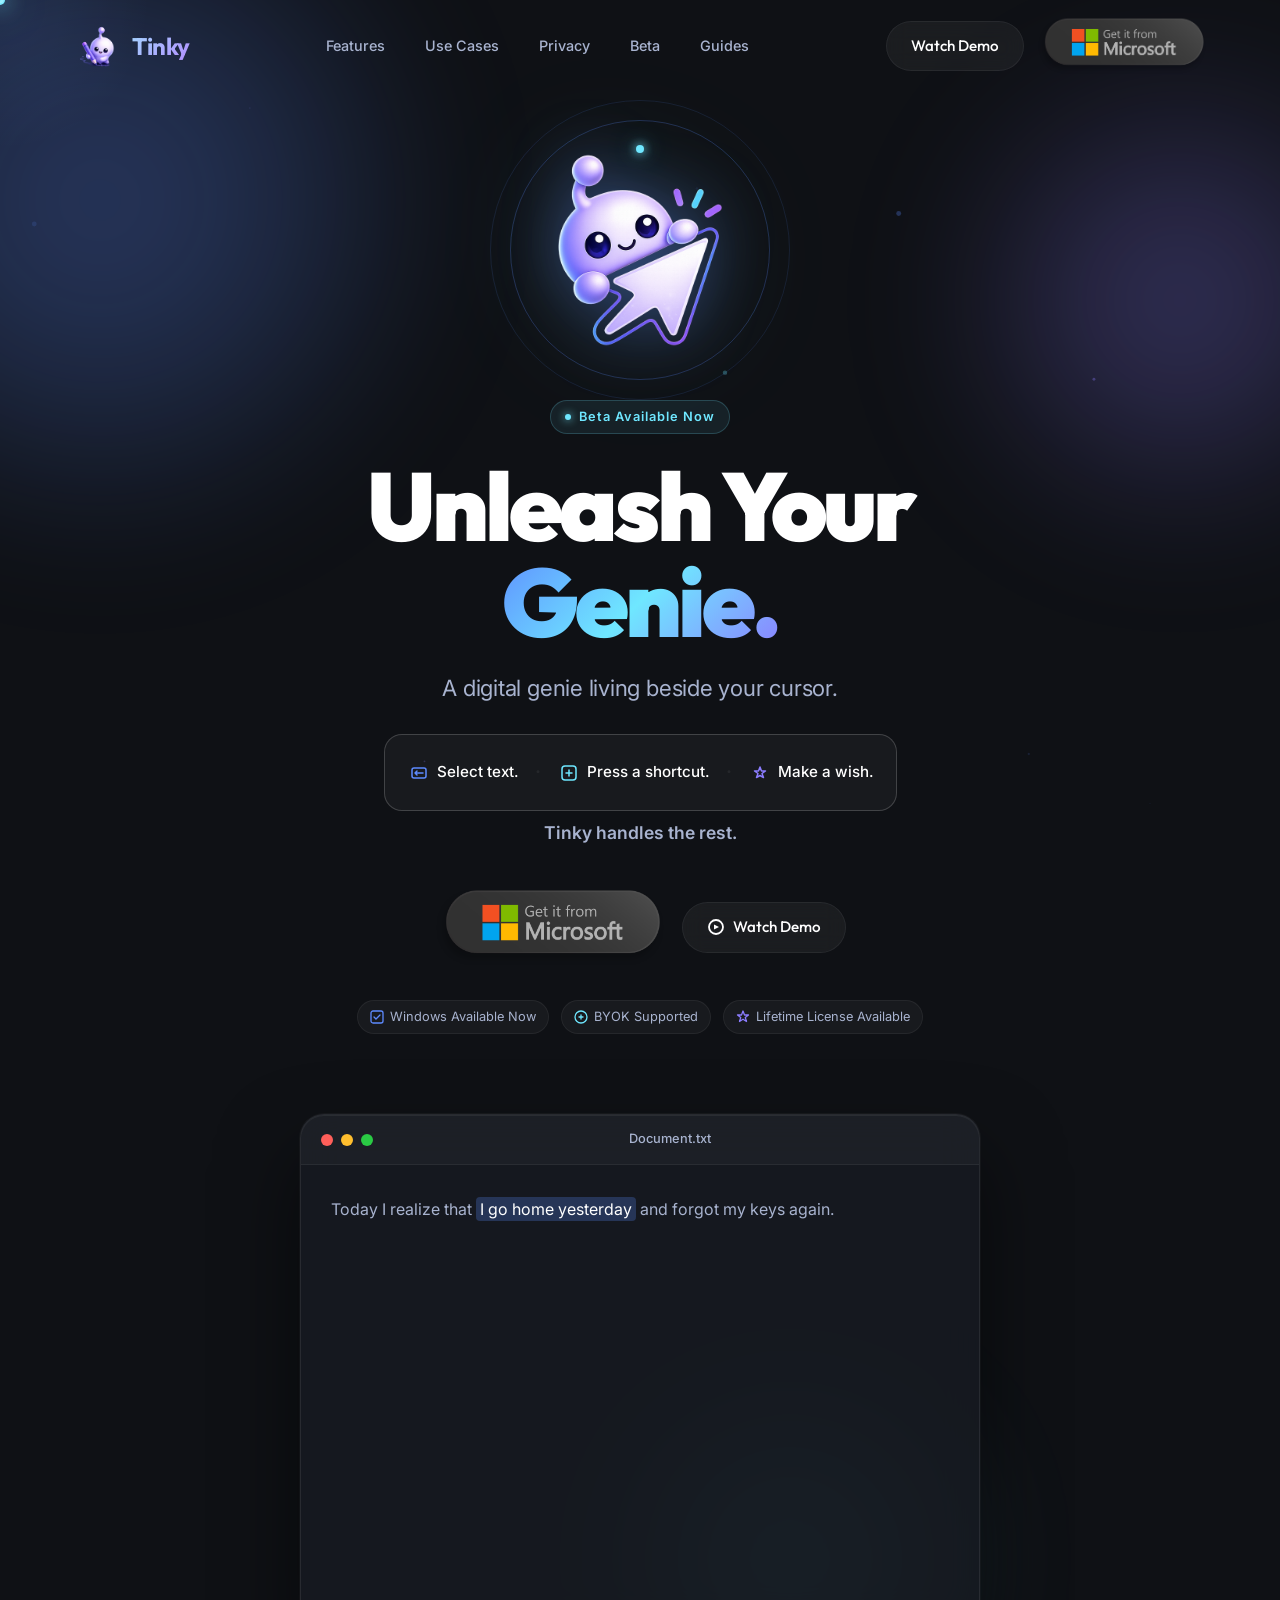
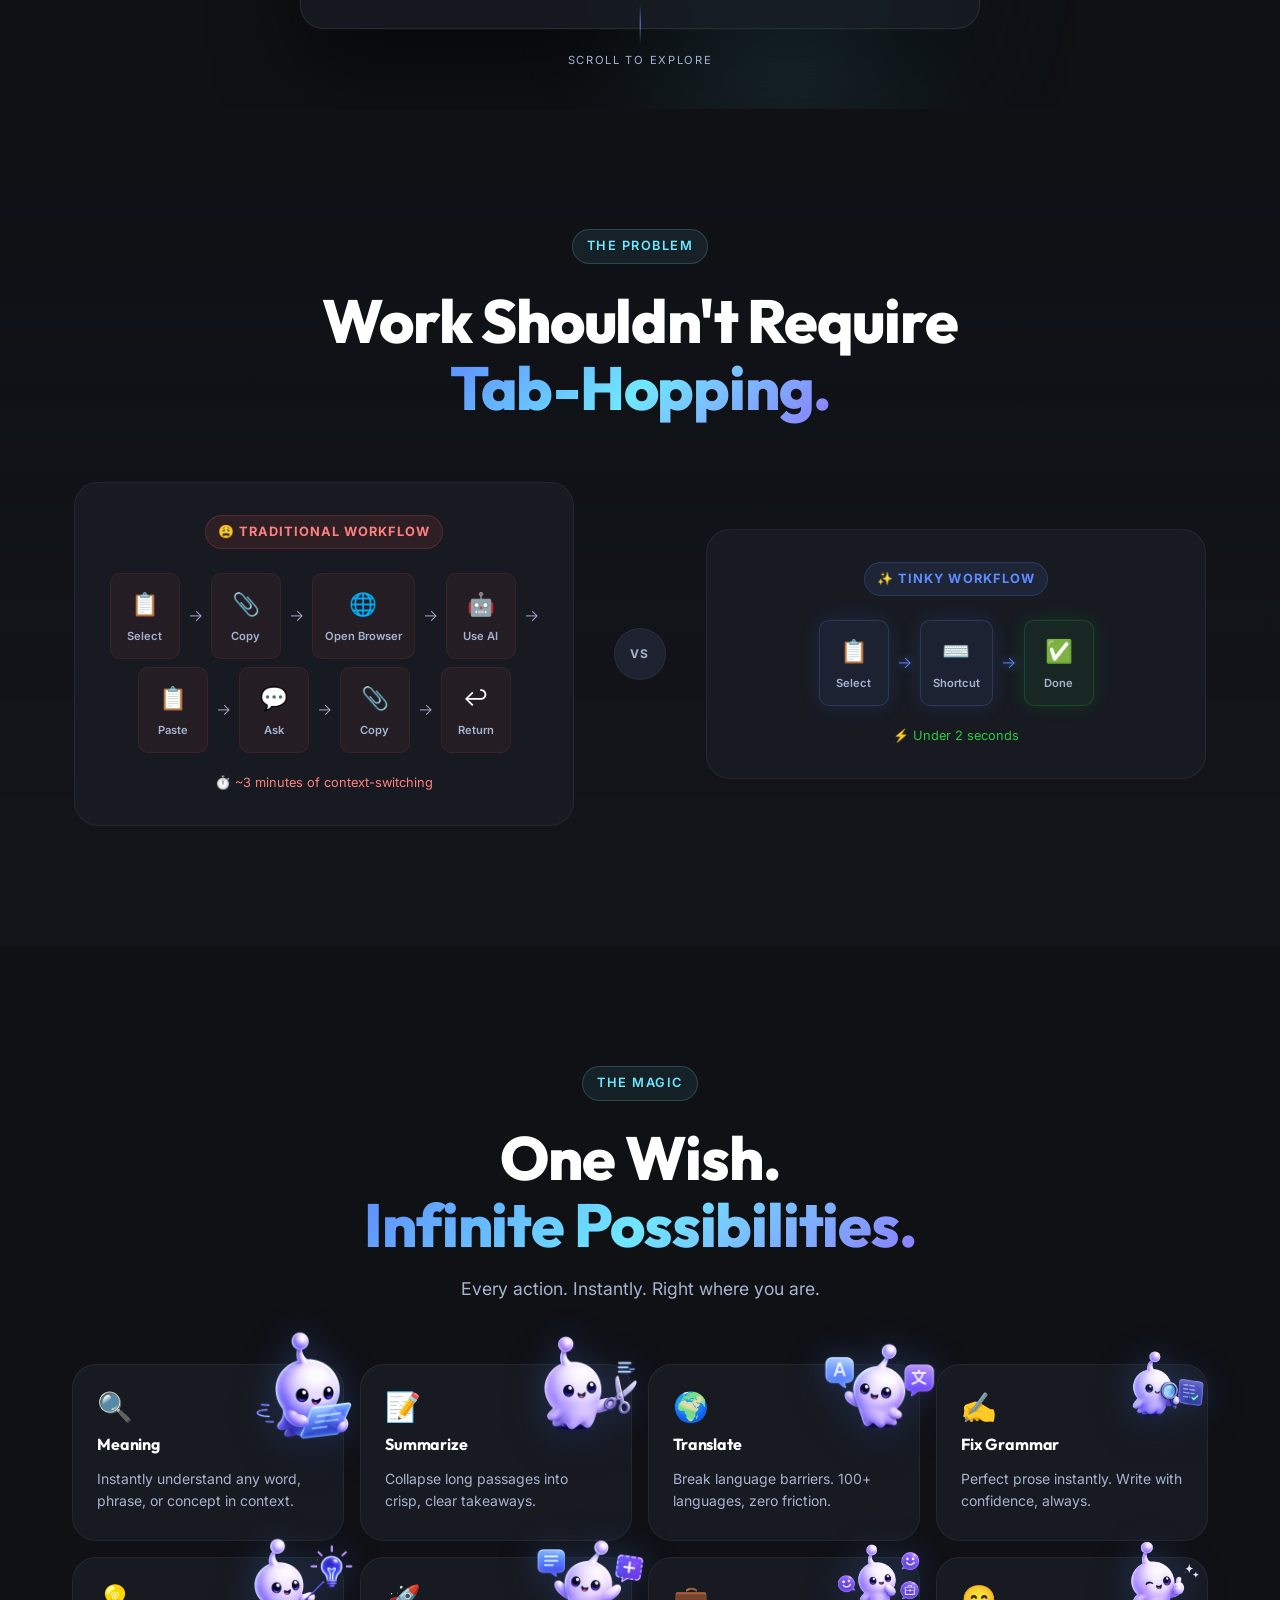
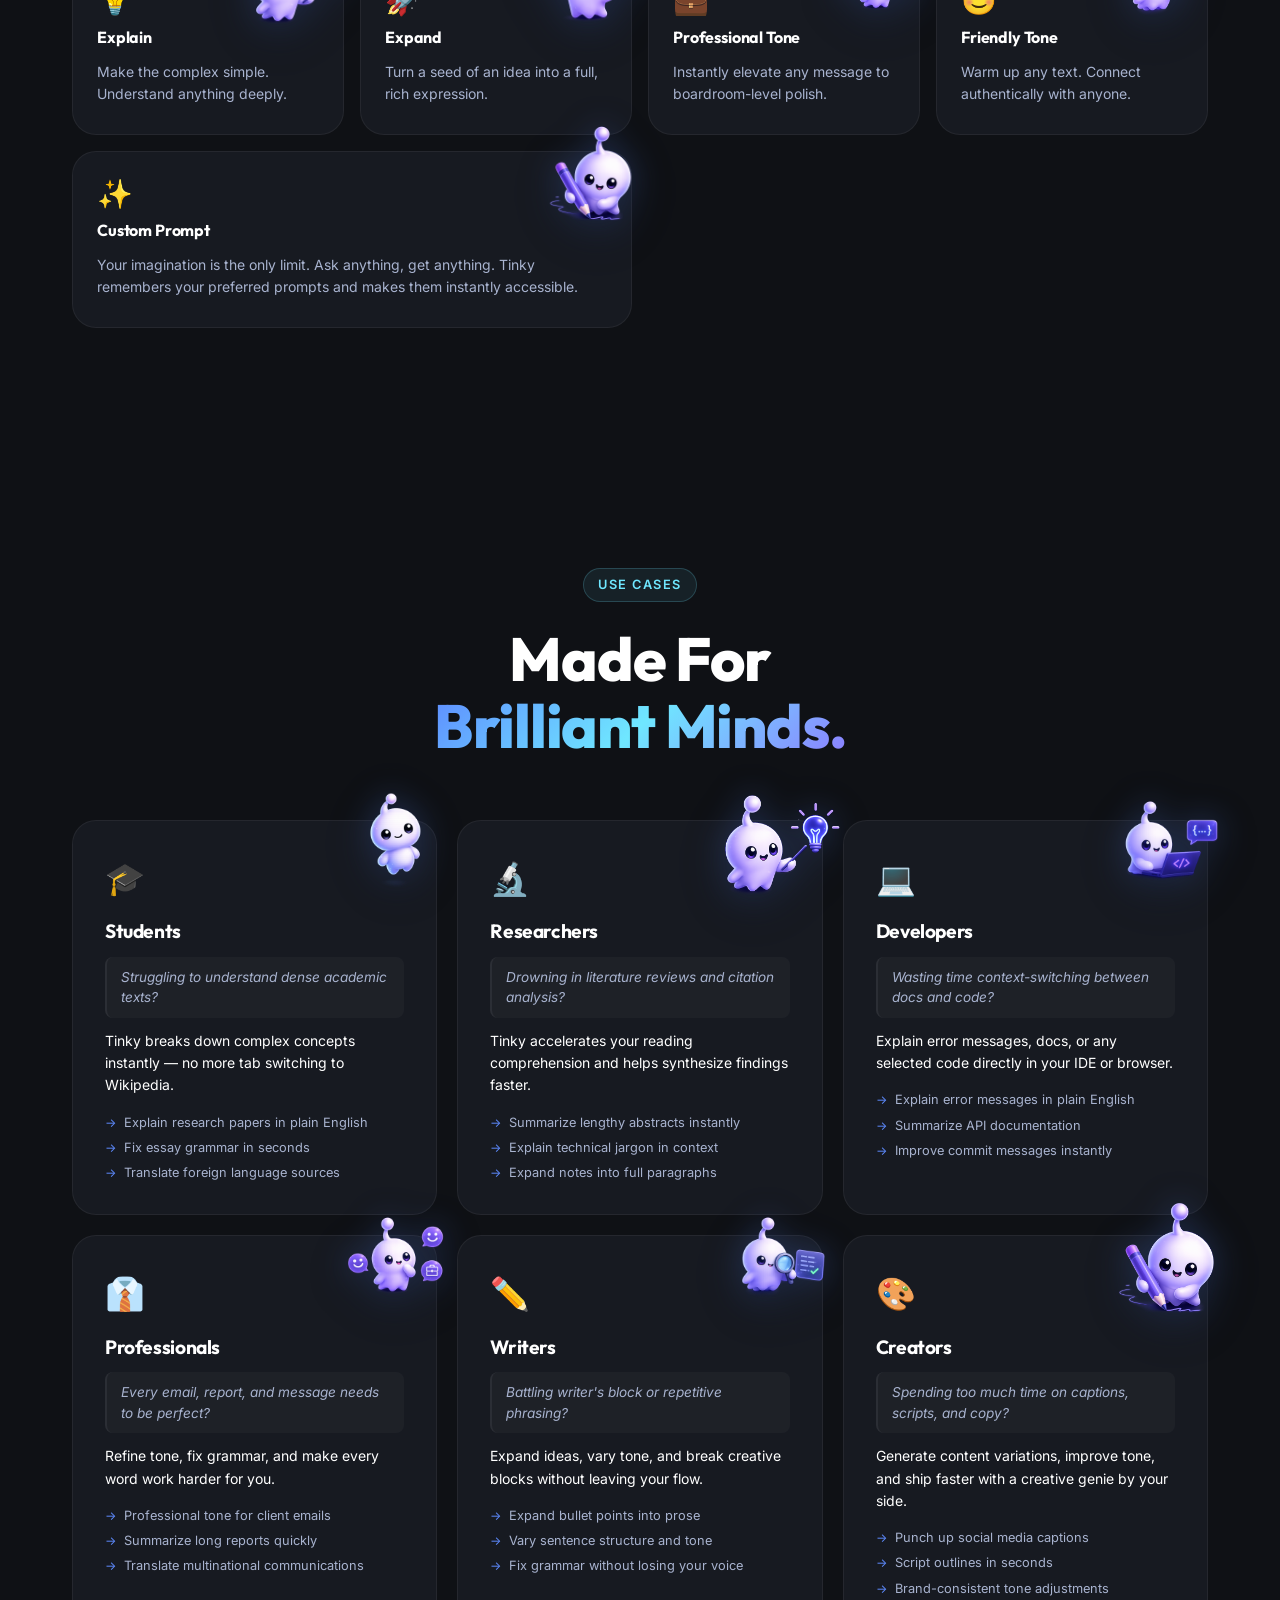
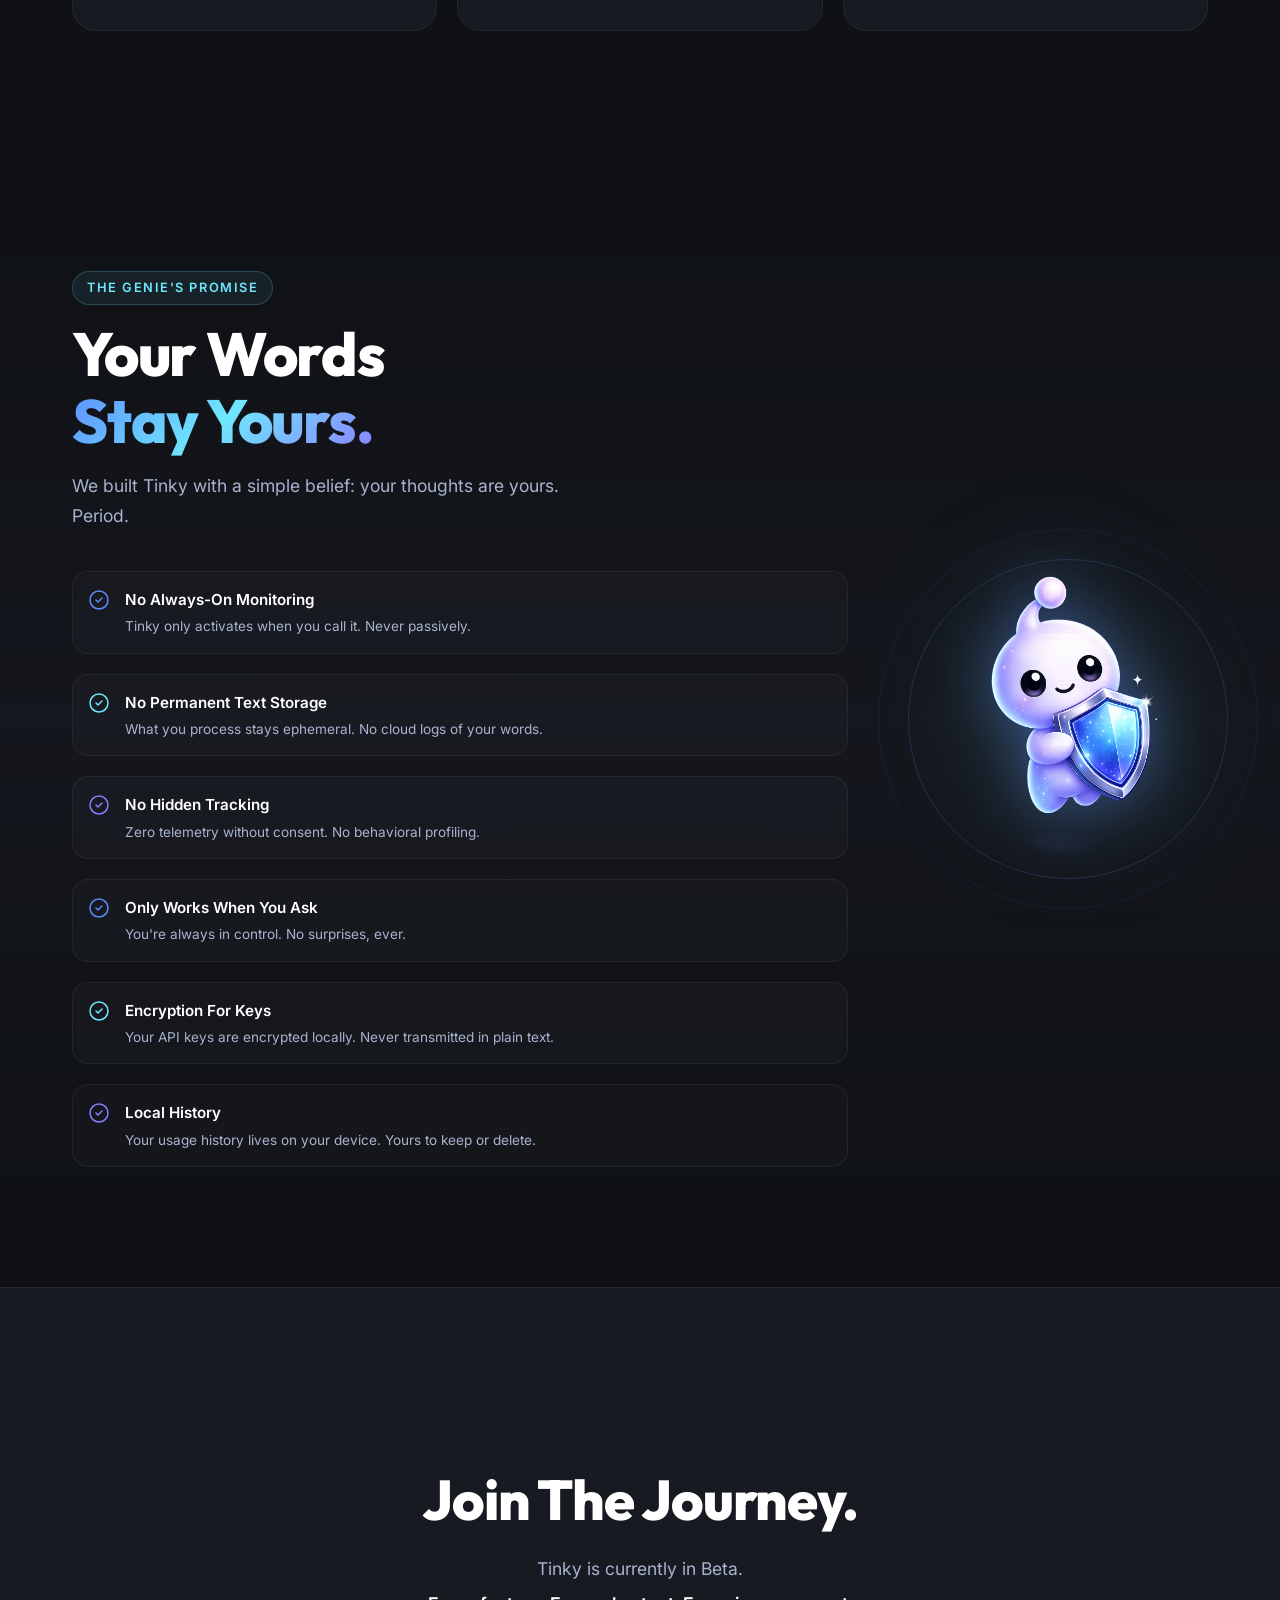
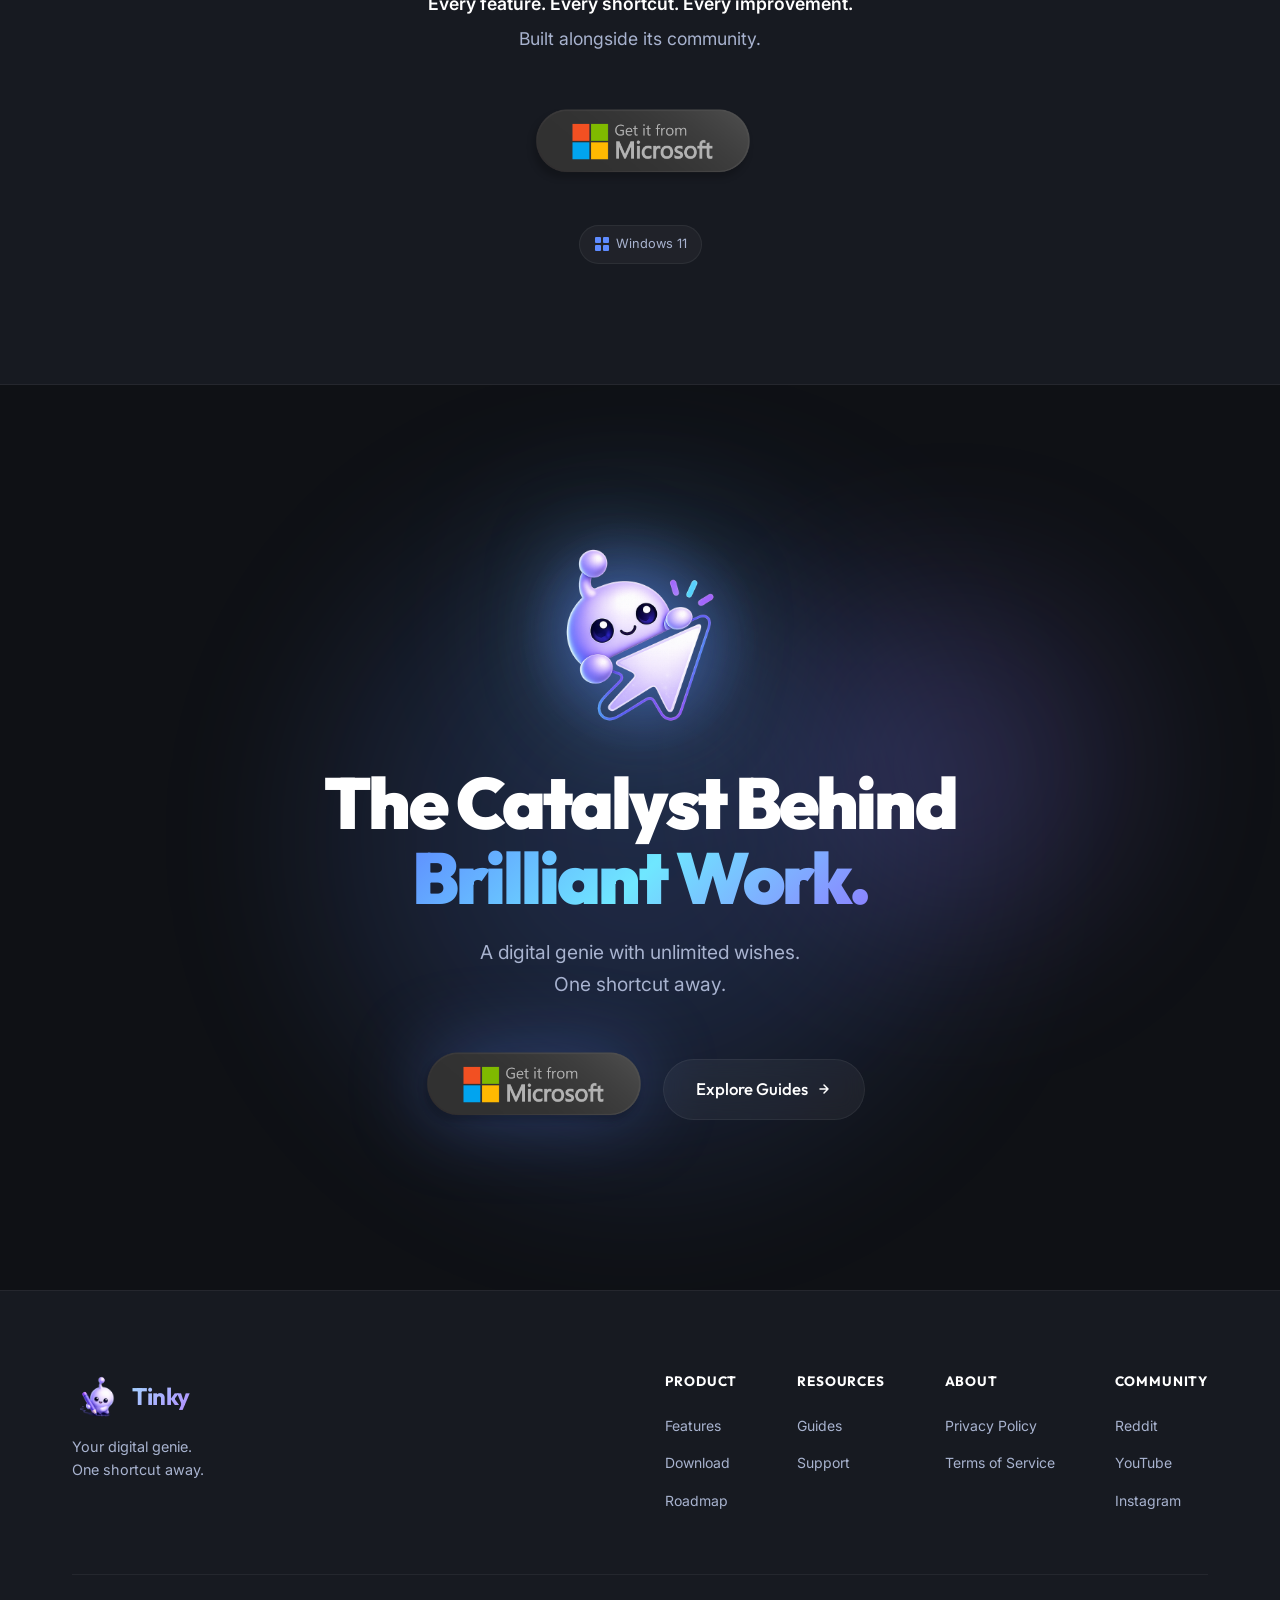
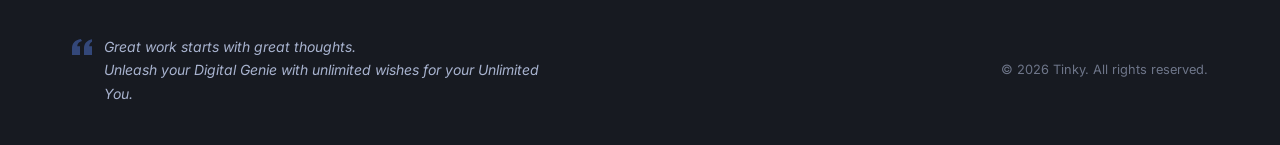
<file: index.html>
<!DOCTYPE html>
<html lang="en">
<head>
  <meta charset="UTF-8" />
  <meta name="viewport" content="width=device-width, initial-scale=1.0" />
  <meta name="description" content="Tinky — A digital genie living beside your cursor. Select text, press a shortcut, make a wish. Tinky handles the rest." />
  <meta name="keywords" content="Tinky, AI assistant, text enhancement, productivity tool, digital genie, AI writing" />
  <meta property="og:title" content="Tinky — Unleash Your Genie" />
  <meta property="og:description" content="A digital genie living beside your cursor. Select text. Press a shortcut. Make a wish." />
  <title>Tinky — Unleash Your Genie</title>
  <link rel="preconnect" href="https://fonts.googleapis.com" />
  <link rel="preconnect" href="https://fonts.gstatic.com" crossorigin />
  <!-- font-display=swap lets text render in fallback font immediately, swaps when loaded -->
  <link href="https://fonts.googleapis.com/css2?family=Inter:wght@300;400;500;600;700;800;900&family=Outfit:wght@300;400;500;600;700;800;900&display=swap&font-display=swap" rel="stylesheet" />
  <link rel="stylesheet" href="styles.css" />
  <link rel="icon" type="image/png" href="assets/tinky_app_icon.ico" />
  <!-- Preload hero mascot so it renders immediately without waiting -->
  <link rel="preload" href="assets/Tinky_logo.png" as="image" />
</head>
<body>
  <!-- Loading Screen -->
  <div id="loading-screen" class="loading-screen">
    <div class="tinky-loader">
      <div class="loader-orb"></div>
      <div class="loader-ring"></div>
    </div>
  </div>

  <!-- Cursor Glow -->
  <div id="cursor-glow" class="cursor-glow"></div>

  <!-- Particle Canvas -->
  <canvas id="particle-canvas" class="particle-canvas"></canvas>

  <!-- Navigation -->
  <nav class="nav" id="navbar">
    <div class="nav-inner">
      <div class="nav-logo">
        <div class="logo-icon">
          <img src="assets/tinky_app_icon.png" alt="Tinky Logo" class="nav-logo-img" />
        </div>
        <span class="logo-text">Tinky</span>
      </div>

      <ul class="nav-links">
        <li><a href="#features" class="nav-link">Features</a></li>
        <li><a href="#use-cases" class="nav-link">Use Cases</a></li>
        <li><a href="#privacy" class="nav-link">Privacy</a></li>
        <li><a href="#beta" class="nav-link">Beta</a></li>
        <li><a href="guides/Guide.html" class="nav-link">Guides</a></li>
        
      </ul>

      <div class="nav-actions">
        <a href="https://youtu.be/d6qUMZA48lI" class="btn-ghost" id="nav-demo-btn" target="_blank" rel="noopener noreferrer">Watch Demo</a>
        <a href="https://apps.microsoft.com/detail/9NHCMMDMTR7S?hl=en-us&gl=IN&ocid=pdpshare" id="nav-download-btn" class="ms-store-link">
          <img src="assets/Get it from Microsoft.png" alt="Get it from Microsoft" class="ms-store-badge-sm" />
        </a>
      </div>

      <button class="mobile-menu-btn" id="mobile-menu-btn" aria-label="Toggle menu">
        <span></span><span></span><span></span>
      </button>
    </div>
      <div class="mobile-menu" id="mobile-menu">
      <a href="#features" class="mobile-link">Features</a>
      <a href="#use-cases" class="mobile-link">Use Cases</a>
      <a href="#privacy" class="mobile-link">Privacy</a>
      <a href="#beta" class="mobile-link">Beta</a>
      <a href="guides/Guide.html" class="mobile-link">Guides</a>
      <a href="https://apps.microsoft.com/detail/9NHCMMDMTR7S?hl=en-us&gl=IN&ocid=pdpshare" id="mobile-download-btn" class="ms-store-link">
        <img src="assets/Get it from Microsoft.png" alt="Get it from Microsoft" class="ms-store-badge-sm" />
      </a>
    </div>
  </nav>

  <!-- ============================
       HERO SECTION
  ============================= -->
  <section class="hero" id="hero">
    <div class="hero-bg">
      <div class="hero-orb hero-orb-1"></div>
      <div class="hero-orb hero-orb-2"></div>
      <div class="hero-orb hero-orb-3"></div>
    </div>

    <div class="hero-content">
      <!-- Mascot -->
      <div class="hero-mascot-wrapper" id="hero-mascot">
        <div class="mascot-container">
          <div class="mascot-glow-ring"></div>
          <div class="mascot-glow-ring ring-2"></div>
          <img src="assets/Tinky_logo.png" alt="Tinky mascot" class="mascot-img" id="mascot-img"/>
          <div class="mascot-particles" id="mascot-particles"></div>
          <div class="antenna-glow"></div>
        </div>
      </div>

      <div class="hero-text">
        <div class="hero-badge reveal">
          <span class="badge-dot"></span>
          Beta Available Now
        </div>

        <h1 class="hero-headline reveal reveal-delay-1">
          Unleash Your<br/>
          <span class="gradient-text">Genie.</span>
        </h1>

        <p class="hero-subheadline reveal reveal-delay-2">
          A digital genie living beside your cursor.
        </p>

        <div class="hero-steps reveal reveal-delay-3" style="border: 1px solid rgba(255,255,255,0.18); border-radius: 18px; padding: 18px 22px; background: rgba(255,255,255,0.04); display: inline-flex; align-items: center; gap: 12px;">
          <div class="step-item">
            <div class="step-icon">
              <svg width="16" height="16" viewBox="0 0 16 16" fill="none"><rect x="1" y="3" width="14" height="10" rx="2" fill="none" stroke="#5E8BFF" stroke-width="1.5"/><path d="M4 8h8M4 8L6 6M4 8l2 2" stroke="#5E8BFF" stroke-width="1.5" stroke-linecap="round"/></svg>
            </div>
            Select text.
          </div>
          <div class="step-dot">·</div>
          <div class="step-item">
            <div class="step-icon">
              <svg width="16" height="16" viewBox="0 0 16 16" fill="none"><rect x="1" y="1" width="14" height="14" rx="3" fill="none" stroke="#6FE7FF" stroke-width="1.5"/><path d="M5 8h6M8 5v6" stroke="#6FE7FF" stroke-width="1.5" stroke-linecap="round"/></svg>
            </div>
            Press a shortcut.
          </div>
          <div class="step-dot">·</div>
          <div class="step-item">
            <div class="step-icon">
              <svg width="16" height="16" viewBox="0 0 16 16" fill="none"><path d="M8 2l1.5 4h4L10 8.5l1.5 4L8 10.5 4.5 12.5 6 8.5 2.5 6h4z" fill="none" stroke="#8C7DFF" stroke-width="1.5" stroke-linejoin="round"/></svg>
            </div>
            Make a wish.
          </div>
        </div>

        <p class="hero-tagline reveal reveal-delay-3">
          Tinky handles the rest.
        </p>

        <div class="hero-ctas reveal reveal-delay-4">
          <a href="https://apps.microsoft.com/detail/9NHCMMDMTR7S?hl=en-us&gl=IN&ocid=pdpshare" id="hero-download-btn" class="ms-store-link">
            <img src="assets/Get it from Microsoft.png" alt="Get it from Microsoft" class="ms-store-badge-lg" />
          </a>
          <a href="https://youtu.be/d6qUMZA48lI" class="btn-ghost" id="hero-demo-btn" target="_blank" rel="noopener noreferrer">
            <svg width="18" height="18" viewBox="0 0 18 18" fill="none"><circle cx="9" cy="9" r="7" stroke="currentColor" stroke-width="1.8"/><path d="M7 6.5l5 2.5-5 2.5V6.5z" fill="currentColor"/></svg>
            Watch Demo
          </a>
        </div>

        <div class="hero-badges reveal reveal-delay-5">
          <div class="info-badge">
            <svg width="14" height="14" viewBox="0 0 14 14" fill="none"><rect x="1" y="1" width="12" height="12" rx="2" stroke="#5E8BFF" stroke-width="1.3"/><path d="M4 7l2 2 4-4" stroke="#5E8BFF" stroke-width="1.3" stroke-linecap="round"/></svg>
            Windows Available Now
          </div>
          <div class="info-badge">
            <svg width="14" height="14" viewBox="0 0 14 14" fill="none"><circle cx="7" cy="7" r="6" stroke="#6FE7FF" stroke-width="1.3"/><path d="M5 7h4M7 5v4" stroke="#6FE7FF" stroke-width="1.3" stroke-linecap="round"/></svg>
            BYOK Supported
          </div>
          <div class="info-badge">
            <svg width="14" height="14" viewBox="0 0 14 14" fill="none"><path d="M7 1l1.5 4h4l-3.25 2.5 1.25 4L7 9.25 3.5 11.5 4.75 7.5 1.5 5h4z" stroke="#8C7DFF" stroke-width="1.3" stroke-linejoin="round"/></svg>
            Lifetime License Available
          </div>
        </div>
      </div>
    </div>

    <!-- Interactive Demo Animation -->
    <div class="hero-demo reveal reveal-delay-2" id="hero-demo">
      <div class="demo-window">
        <div class="demo-window-bar">
          <div class="demo-dot demo-dot-red"></div>
          <div class="demo-dot demo-dot-yellow"></div>
          <div class="demo-dot demo-dot-green"></div>
          <span class="demo-window-title">Document.txt</span>
        </div>
        <div class="demo-content">
          <div class="demo-text-area">
            <p class="demo-text">Today I realize that <span class="demo-selected" id="demo-selected-text">I go home yesterday</span> and forgot my keys again.</p>
          </div>
          <div class="demo-shortcut-badge" id="demo-shortcut">
            <span class="shortcut-key">Ctrl</span>
            <span class="shortcut-plus">+</span>
            <span class="shortcut-key">Shift</span>
            <span class="shortcut-plus">+</span>
            <span class="shortcut-key">Space</span>
          </div>
          <div class="demo-tinky-popup" id="demo-popup">
            <div class="popup-header">
              <div class="popup-tinky-mini">✨</div>
              <span>Tinky</span>
            </div>
            <div class="popup-options">
              <div class="popup-option popup-option-active" id="demo-fix-btn">
                <span class="option-icon">✍️</span>
                Fix Grammar
              </div>
              <div class="popup-option">
                <span class="option-icon">📝</span>
                Summarize
              </div>
              <div class="popup-option">
                <span class="option-icon">🌍</span>
                Translate
              </div>
            </div>
          </div>
          <div class="demo-result" id="demo-result">
            <div class="result-label">✨ Fixed</div>
            <div class="result-text" id="demo-result-text">I went home yesterday</div>
          </div>
        </div>
      </div>
    </div>

    <div class="hero-scroll-hint">
      <div class="scroll-line"></div>
      <span>Scroll to explore</span>
    </div>
  </section>

  <!-- ============================
       SECTION 2: THE PROBLEM
  ============================= -->
  <section class="section problem-section" id="problem">
    <div class="container">
      <div class="section-label reveal">The Problem</div>
      <h2 class="section-headline reveal reveal-delay-1">
        Work Shouldn't Require<br/>
        <span class="gradient-text">Tab-Hopping.</span>
      </h2>

      <div class="workflow-comparison reveal reveal-delay-2">
        <div class="workflow-card workflow-old">
          <div class="workflow-label workflow-label-bad">😩 Traditional Workflow</div>
          <div class="workflow-steps" id="old-workflow">
            <div class="wf-step wf-step-bad">
              <div class="wf-icon">📋</div>
              <div class="wf-text">Select</div>
            </div>
            <div class="wf-arrow">→</div>
            <div class="wf-step wf-step-bad">
              <div class="wf-icon">📎</div>
              <div class="wf-text">Copy</div>
            </div>
            <div class="wf-arrow">→</div>
            <div class="wf-step wf-step-bad">
              <div class="wf-icon">🌐</div>
              <div class="wf-text">Open Browser</div>
            </div>
            <div class="wf-arrow">→</div>
            <div class="wf-step wf-step-bad">
              <div class="wf-icon">🤖</div>
              <div class="wf-text">Use AI</div>
            </div>
            <div class="wf-arrow">→</div>
            <div class="wf-step wf-step-bad">
              <div class="wf-icon">📋</div>
              <div class="wf-text">Paste</div>
            </div>
            <div class="wf-arrow">→</div>
            <div class="wf-step wf-step-bad">
              <div class="wf-icon">💬</div>
              <div class="wf-text">Ask</div>
            </div>
            <div class="wf-arrow">→</div>
            <div class="wf-step wf-step-bad">
              <div class="wf-icon">📎</div>
              <div class="wf-text">Copy</div>
            </div>
            <div class="wf-arrow">→</div>
            <div class="wf-step wf-step-bad">
              <div class="wf-icon">↩️</div>
              <div class="wf-text">Return</div>
            </div>
          </div>
          <div class="workflow-time">⏱️ ~3 minutes of context-switching</div>
        </div>

        <div class="vs-divider">
          <div class="vs-circle">VS</div>
        </div>

        <div class="workflow-card workflow-new">
          <div class="workflow-label workflow-label-good">✨ Tinky Workflow</div>
          <div class="workflow-steps workflow-steps-new">
            <div class="wf-step wf-step-good wf-step-glow">
              <div class="wf-icon">📋</div>
              <div class="wf-text">Select</div>
            </div>
            <div class="wf-arrow wf-arrow-glow">→</div>
            <div class="wf-step wf-step-good wf-step-glow">
              <div class="wf-icon">⌨️</div>
              <div class="wf-text">Shortcut</div>
            </div>
            <div class="wf-arrow wf-arrow-glow">→</div>
            <div class="wf-step wf-step-good wf-step-glow done-step">
              <div class="wf-icon">✅</div>
              <div class="wf-text">Done</div>
            </div>
          </div>
          <div class="workflow-time workflow-time-good">⚡ Under 2 seconds</div>
        </div>
      </div>
    </div>
  </section>

  <!-- ============================
       SECTION 3: THE MAGIC
  ============================= -->
  <section class="section magic-section" id="features">
    <div class="container">
      <div class="section-label reveal">The Magic</div>
      <h2 class="section-headline reveal reveal-delay-1">
        One Wish.<br/>
        <span class="gradient-text">Infinite Possibilities.</span>
      </h2>
      <p class="section-subtext reveal reveal-delay-2">
        Every action. Instantly. Right where you are.
      </p>

      <div class="features-grid" id="features-grid">
        <div class="feature-card reveal" data-delay="0">
          <div class="feature-card-glow"></div>
          <div class="feature-emoji">🔍</div>
          <div class="feature-tinky-mini">
            <img src="assets/Meaning-Tinky.png" alt="Meaning" class="tinky-mini-img" />
          </div>
          <h3 class="feature-title">Meaning</h3>
          <p class="feature-desc">Instantly understand any word, phrase, or concept in context.</p>
          
        </div>

        <div class="feature-card reveal" data-delay="50">
          <div class="feature-card-glow"></div>
          <div class="feature-emoji">📝</div>
          <div class="feature-tinky-mini">
            <img src="assets/Summarize-Tinky.png" alt="Summarize" class="tinky-mini-img" />
          </div>
          <h3 class="feature-title">Summarize</h3>
          <p class="feature-desc">Collapse long passages into crisp, clear takeaways.</p>
        </div>

        <div class="feature-card reveal" data-delay="100">
          <div class="feature-card-glow"></div>
          <div class="feature-emoji">🌍</div>
          <div class="feature-tinky-mini">
            <img src="assets/Translate-Tinky.png" alt="Translate" class="tinky-mini-img" />
          </div>
          <h3 class="feature-title">Translate</h3>
          <p class="feature-desc">Break language barriers. 100+ languages, zero friction.</p>
        </div>

        <div class="feature-card reveal" data-delay="150">
          <div class="feature-card-glow"></div>
          <div class="feature-emoji">✍️</div>
          <div class="feature-tinky-mini">
            <img src="assets/Fix-Grammar-Tinky.png" alt="Fix Grammar" class="tinky-mini-img" />
          </div>
          <h3 class="feature-title">Fix Grammar</h3>
          <p class="feature-desc">Perfect prose instantly. Write with confidence, always.</p>
        </div>

        <div class="feature-card reveal" data-delay="200">
          <div class="feature-card-glow"></div>
          <div class="feature-emoji">💡</div>
          <div class="feature-tinky-mini">
            <img src="assets/Explain-Tinky.png" alt="Explain" class="tinky-mini-img" />
          </div>
          <h3 class="feature-title">Explain</h3>
          <p class="feature-desc">Make the complex simple. Understand anything deeply.</p>
        </div>

        <div class="feature-card reveal" data-delay="250">
          <div class="feature-card-glow"></div>
          <div class="feature-emoji">🚀</div>
          <div class="feature-tinky-mini">
            <img src="assets/Expand-Tinky.png" alt="Expand" class="tinky-mini-img" />
          </div>
          <h3 class="feature-title">Expand</h3>
          <p class="feature-desc">Turn a seed of an idea into a full, rich expression.</p>
        </div>

        <div class="feature-card reveal" data-delay="300">
          <div class="feature-card-glow"></div>
          <div class="feature-emoji">💼</div>
          <div class="feature-tinky-mini">
            <img src="assets/Professional-Tone-Tinky.png" alt="Professional Tone" class="tinky-mini-img" />
          </div>
          <h3 class="feature-title">Professional Tone</h3>
          <p class="feature-desc">Instantly elevate any message to boardroom-level polish.</p>
        </div>

        <div class="feature-card reveal" data-delay="350">
          <div class="feature-card-glow"></div>
          <div class="feature-emoji">😊</div>
          <div class="feature-tinky-mini">
            <img src="assets/Friendly-Tone-Tinky.png" alt="Friendly Tone" class="tinky-mini-img" />
          </div>
          <h3 class="feature-title">Friendly Tone</h3>
          <p class="feature-desc">Warm up any text. Connect authentically with anyone.</p>
        </div>

        <div class="feature-card feature-card-wide reveal" data-delay="400">
          <div class="feature-card-glow"></div>
          <div class="feature-emoji">✨</div>
          <div class="feature-tinky-mini">
            <img src="assets/Custom-Prompt-Tinky.png" alt="Custom Prompt" class="tinky-mini-img" />
          </div>
          <h3 class="feature-title">Custom Prompt</h3>
          <p class="feature-desc">Your imagination is the only limit. Ask anything, get anything. Tinky remembers your preferred prompts and makes them instantly accessible.</p>
        </div>
      </div>
    </div>
  </section>

  <!-- ============================
       SECTION 5: USE CASES
  ============================= -->
  <section class="section usecases-section" id="use-cases">
    <div class="container">
      <div class="section-label reveal">Use Cases</div>
      <h2 class="section-headline reveal reveal-delay-1">
        Made For<br/>
        <span class="gradient-text">Brilliant Minds.</span>
      </h2>

      <div class="usecases-grid">
        <div class="usecase-card reveal" data-delay="0">
          <div class="usecase-card-inner">
            <div class="usecase-icon">🎓</div>
            <div class="usecase-tinky-badge">
              <img src="assets/ChatGPT%20Image%20Jun%208,%202026,%2010_54_30%20PM.png" alt="Students" class="usecase-tinky-img" />
            </div>
            <h3 class="usecase-title">Students</h3>
            <p class="usecase-problem">Struggling to understand dense academic texts?</p>
            <p class="usecase-solution">Tinky breaks down complex concepts instantly — no more tab switching to Wikipedia.</p>
            <ul class="usecase-examples">
              <li>Explain research papers in plain English</li>
              <li>Fix essay grammar in seconds</li>
              <li>Translate foreign language sources</li>
            </ul>
          </div>
        </div>

        <div class="usecase-card reveal" data-delay="100">
          <div class="usecase-card-inner">
            <div class="usecase-icon">🔬</div>
            <div class="usecase-tinky-badge">
              <img src="assets/Explain-Tinky.png" alt="Researchers" class="usecase-tinky-img" />
            </div>
            <h3 class="usecase-title">Researchers</h3>
            <p class="usecase-problem">Drowning in literature reviews and citation analysis?</p>
            <p class="usecase-solution">Tinky accelerates your reading comprehension and helps synthesize findings faster.</p>
            <ul class="usecase-examples">
              <li>Summarize lengthy abstracts instantly</li>
              <li>Explain technical jargon in context</li>
              <li>Expand notes into full paragraphs</li>
            </ul>
          </div>
        </div>

        <div class="usecase-card reveal" data-delay="200">
          <div class="usecase-card-inner">
            <div class="usecase-icon">💻</div>
            <div class="usecase-tinky-badge">
              <img src="assets/ChatGPT%20Image%20May%2031,%202026,%2010_55_12%20PM.png" alt="Developers" class="usecase-tinky-img" />
            </div>
            <h3 class="usecase-title">Developers</h3>
            <p class="usecase-problem">Wasting time context-switching between docs and code?</p>
            <p class="usecase-solution">Explain error messages, docs, or any selected code directly in your IDE or browser.</p>
            <ul class="usecase-examples">
              <li>Explain error messages in plain English</li>
              <li>Summarize API documentation</li>
              <li>Improve commit messages instantly</li>
            </ul>
          </div>
        </div>

        <div class="usecase-card reveal" data-delay="0">
          <div class="usecase-card-inner">
            <div class="usecase-icon">👔</div>
            <div class="usecase-tinky-badge">
              <img src="assets/Professional-Tone-Tinky.png" alt="Professionals" class="usecase-tinky-img" />
            </div>
            <h3 class="usecase-title">Professionals</h3>
            <p class="usecase-problem">Every email, report, and message needs to be perfect?</p>
            <p class="usecase-solution">Refine tone, fix grammar, and make every word work harder for you.</p>
            <ul class="usecase-examples">
              <li>Professional tone for client emails</li>
              <li>Summarize long reports quickly</li>
              <li>Translate multinational communications</li>
            </ul>
          </div>
        </div>

        <div class="usecase-card reveal" data-delay="100">
          <div class="usecase-card-inner">
            <div class="usecase-icon">✏️</div>
            <div class="usecase-tinky-badge">
              <img src="assets/Fix-Grammar-Tinky.png" alt="Writers" class="usecase-tinky-img" />
            </div>
            <h3 class="usecase-title">Writers</h3>
            <p class="usecase-problem">Battling writer's block or repetitive phrasing?</p>
            <p class="usecase-solution">Expand ideas, vary tone, and break creative blocks without leaving your flow.</p>
            <ul class="usecase-examples">
              <li>Expand bullet points into prose</li>
              <li>Vary sentence structure and tone</li>
              <li>Fix grammar without losing your voice</li>
            </ul>
          </div>
        </div>

        <div class="usecase-card reveal" data-delay="200">
          <div class="usecase-card-inner">
            <div class="usecase-icon">🎨</div>
            <div class="usecase-tinky-badge">
              <img src="assets/Custom-Prompt-Tinky.png" alt="Creators" class="usecase-tinky-img" />
            </div>
            <h3 class="usecase-title">Creators</h3>
            <p class="usecase-problem">Spending too much time on captions, scripts, and copy?</p>
            <p class="usecase-solution">Generate content variations, improve tone, and ship faster with a creative genie by your side.</p>
            <ul class="usecase-examples">
              <li>Punch up social media captions</li>
              <li>Script outlines in seconds</li>
              <li>Brand-consistent tone adjustments</li>
            </ul>
          </div>
        </div>
      </div>
    </div>
  </section>

  <!-- ============================
       SECTION 6: PRIVACY
  ============================= -->
  <section class="section privacy-section" id="privacy">
    <div class="container">
      <div class="privacy-inner">
        <div class="privacy-text">
          <div class="section-label reveal">The Genie's Promise</div>
          <h2 class="section-headline reveal reveal-delay-1">
            Your Words<br/>
            <span class="gradient-text">Stay Yours.</span>
          </h2>
          <p class="section-subtext reveal reveal-delay-2">
            We built Tinky with a simple belief: your thoughts are yours. Period.
          </p>

          <div class="privacy-promises reveal reveal-delay-3">
            <div class="promise-item">
              <div class="promise-icon">
                <svg width="20" height="20" viewBox="0 0 20 20" fill="none"><circle cx="10" cy="10" r="9" stroke="#5E8BFF" stroke-width="1.5"/><path d="M7 10l2 2 4-4" stroke="#5E8BFF" stroke-width="1.5" stroke-linecap="round" stroke-linejoin="round"/></svg>
              </div>
              <div>
                <div class="promise-title">No Always-On Monitoring</div>
                <div class="promise-desc">Tinky only activates when you call it. Never passively.</div>
              </div>
            </div>
            <div class="promise-item">
              <div class="promise-icon">
                <svg width="20" height="20" viewBox="0 0 20 20" fill="none"><circle cx="10" cy="10" r="9" stroke="#6FE7FF" stroke-width="1.5"/><path d="M7 10l2 2 4-4" stroke="#6FE7FF" stroke-width="1.5" stroke-linecap="round" stroke-linejoin="round"/></svg>
              </div>
              <div>
                <div class="promise-title">No Permanent Text Storage</div>
                <div class="promise-desc">What you process stays ephemeral. No cloud logs of your words.</div>
              </div>
            </div>
            <div class="promise-item">
              <div class="promise-icon">
                <svg width="20" height="20" viewBox="0 0 20 20" fill="none"><circle cx="10" cy="10" r="9" stroke="#8C7DFF" stroke-width="1.5"/><path d="M7 10l2 2 4-4" stroke="#8C7DFF" stroke-width="1.5" stroke-linecap="round" stroke-linejoin="round"/></svg>
              </div>
              <div>
                <div class="promise-title">No Hidden Tracking</div>
                <div class="promise-desc">Zero telemetry without consent. No behavioral profiling.</div>
              </div>
            </div>
            <div class="promise-item">
              <div class="promise-icon">
                <svg width="20" height="20" viewBox="0 0 20 20" fill="none"><circle cx="10" cy="10" r="9" stroke="#5E8BFF" stroke-width="1.5"/><path d="M7 10l2 2 4-4" stroke="#5E8BFF" stroke-width="1.5" stroke-linecap="round" stroke-linejoin="round"/></svg>
              </div>
              <div>
                <div class="promise-title">Only Works When You Ask</div>
                <div class="promise-desc">You're always in control. No surprises, ever.</div>
              </div>
            </div>
            <div class="promise-item">
              <div class="promise-icon">
                <svg width="20" height="20" viewBox="0 0 20 20" fill="none"><circle cx="10" cy="10" r="9" stroke="#6FE7FF" stroke-width="1.5"/><path d="M7 10l2 2 4-4" stroke="#6FE7FF" stroke-width="1.5" stroke-linecap="round" stroke-linejoin="round"/></svg>
              </div>
              <div>
                <div class="promise-title">Encryption For Keys</div>
                <div class="promise-desc">Your API keys are encrypted locally. Never transmitted in plain text.</div>
              </div>
            </div>
            <div class="promise-item">
              <div class="promise-icon">
                <svg width="20" height="20" viewBox="0 0 20 20" fill="none"><circle cx="10" cy="10" r="9" stroke="#8C7DFF" stroke-width="1.5"/><path d="M7 10l2 2 4-4" stroke="#8C7DFF" stroke-width="1.5" stroke-linecap="round" stroke-linejoin="round"/></svg>
              </div>
              <div>
                <div class="promise-title">Local History</div>
                <div class="promise-desc">Your usage history lives on your device. Yours to keep or delete.</div>
              </div>
            </div>
          </div>
        </div>

        <div class="privacy-visual reveal reveal-delay-2">
          <div class="shield-container">
            <div class="shield-glow-ring"></div>
            <div class="shield-glow-ring shield-ring-2"></div>
            <img src="assets/tinky-shield.png" alt="Tinky holding a shield" class="shield-img"/>
          </div>
        </div>
      </div>
    </div>
  </section>

  <!-- ============================
       SECTION 7: BETA
  ============================= -->
  <section class="section beta-section" id="beta">
    <div class="container">
      <div class="beta-inner">
        <div class="beta-badge-large reveal">Beta</div>
        <h2 class="section-headline reveal reveal-delay-1">
          Join The Journey.
        </h2>
        <p class="beta-text reveal reveal-delay-2">
          Tinky is currently in Beta.<br/>
          <span class="beta-highlight">Every feature. Every shortcut. Every improvement.</span><br/>
          Built alongside its community.
        </p>

        <div class="beta-cta reveal reveal-delay-4">
          <a href="https://apps.microsoft.com/detail/9NHCMMDMTR7S?hl=en-us&gl=IN&ocid=pdpshare" id="beta-download-btn" class="ms-store-link">
            <img src="assets/Get it from Microsoft.png" alt="Get it from Microsoft" class="ms-store-badge-lg" />
          </a>
        </div>

        <div class="beta-platforms reveal reveal-delay-5">
          <div class="platform-badge">
            <svg width="16" height="16" viewBox="0 0 16 16" fill="none"><rect x="1" y="1" width="6" height="6" rx="1" fill="#5E8BFF"/><rect x="9" y="1" width="6" height="6" rx="1" fill="#5E8BFF"/><rect x="1" y="9" width="6" height="6" rx="1" fill="#5E8BFF"/><rect x="9" y="9" width="6" height="6" rx="1" fill="#5E8BFF"/></svg>
            Windows 11
          </div>
        </div>
      </div>
    </div>
  </section>

  <!-- ============================
       FINAL CTA
  ============================= -->
  <section class="section final-cta-section" id="final-cta">
    <div class="final-cta-bg">
      <div class="final-orb final-orb-1"></div>
      <div class="final-orb final-orb-2"></div>
    </div>
    <div class="container">
      <div class="final-cta-inner">
        <div class="final-mascot reveal">
          <div class="final-mascot-container">
            <div class="final-mascot-glow"></div>
            <img src="assets/Tinky_logo.png" alt="Tinky mascot" class="final-mascot-img"/>
          </div>
        </div>

        <h2 class="final-headline reveal reveal-delay-1">
          The Catalyst Behind<br/>
          <span class="gradient-text">Brilliant Work.</span>
        </h2>

        <p class="final-subheadline reveal reveal-delay-2">
          A digital genie with unlimited wishes.<br/>
          One shortcut away.
        </p>

        <div class="final-ctas reveal reveal-delay-3">
          <a href="https://apps.microsoft.com/detail/9NHCMMDMTR7S?hl=en-us&gl=IN&ocid=pdpshare" id="final-download-btn" class="ms-store-link">
            <img src="assets/Get it from Microsoft.png" alt="Get it from Microsoft" class="ms-store-badge-lg" style="filter: drop-shadow(0 0 40px rgba(94,139,255,0.35));" />
          </a>
          <a href="guides/Guide.html" class="btn-ghost btn-large" id="final-guides-btn">
            Explore Guides
            <svg width="16" height="16" viewBox="0 0 16 16" fill="none"><path d="M4 8h8M8 4l4 4-4 4" stroke="currentColor" stroke-width="1.5" stroke-linecap="round" stroke-linejoin="round"/></svg>
          </a>
        </div>
      </div>
    </div>
  </section>

  <!-- ============================
       FOOTER
  ============================= -->
  <footer class="footer" id="footer">
    <div class="container">
      <div class="footer-top">
        <div class="footer-brand">
          <div class="nav-logo">
            <div class="logo-icon">
              <img src="assets/tinky_app_icon.png" alt="Tinky Logo" class="nav-logo-img" />
            </div>
            <span class="logo-text">Tinky</span>
          </div>
          <p class="footer-tagline">Your digital genie.<br/>One shortcut away.</p>
        </div>

        <div class="footer-links-grid">
          <div class="footer-col">
            <h4 class="footer-col-title">Product</h4>
            <ul class="footer-links">
              <li><a href="#features" class="footer-link">Features</a></li>
              <li><a href="https://github.com/Prasad-wOw/Tinky/releases/download/v1.0.1/Tinky.exe" class="footer-link" download>Download</a></li>
              <li><a href="#" class="footer-link">Roadmap</a></li>
            </ul>
          </div>
          <div class="footer-col">
            <h4 class="footer-col-title">Resources</h4>
            <ul class="footer-links">
              <li><a href="guides/Guide.html" class="footer-link">Guides</a></li>
              <li><a href="mailto:support.tinky@gmail.com" class="footer-link">Support</a></li>
            </ul>
          </div>
          <div class="footer-col">
            <h4 class="footer-col-title">About</h4>
            <ul class="footer-links">
              <li><a href="privacy-policy.html" class="footer-link">Privacy Policy</a></li>
              <li><a href="terms-of-service.html" class="footer-link">Terms of Service</a></li>
            </ul>
          </div>
          <div class="footer-col">
            <h4 class="footer-col-title">Community</h4>
            <ul class="footer-links">
              <li><a href="https://www.reddit.com/r/Tinky_Official/" class="footer-link">Reddit</a></li>
              <li><a href="https://www.youtube.com/@Tinky-Official-v1" class="footer-link">YouTube</a></li>
              <li><a href="https://www.instagram.com/nara.simha.prasad/" class="footer-link">Instagram</a></li>
            </ul>
          </div>
        </div>
      </div>

      <div class="footer-bottom">
        <div class="footer-quote">
          <svg width="20" height="16" viewBox="0 0 20 16" fill="none" class="quote-mark"><path d="M0 16V9.6C0 4.267 2.933 1.067 8.8 0l1.2 2C7.2 2.667 5.467 4.533 5.2 7.2H8V16H0zm12 0V9.6C12 4.267 14.933 1.067 20.8 0L22 2C19.2 2.667 17.467 4.533 17.2 7.2H20V16h-8z" fill="#5E8BFF" opacity="0.4"/></svg>
          <p>Great work starts with great thoughts.<br/>Unleash your Digital Genie with unlimited wishes for your Unlimited You.</p>
        </div>
        <div class="footer-copy">
          © 2026 Tinky. All rights reserved.
        </div>
      </div>
    </div>
  </footer>

  <!-- defer: script downloads in parallel, executes after HTML is parsed — page is visible immediately -->
  <script src="app.js" defer></script>
</body>
</html>
</file>
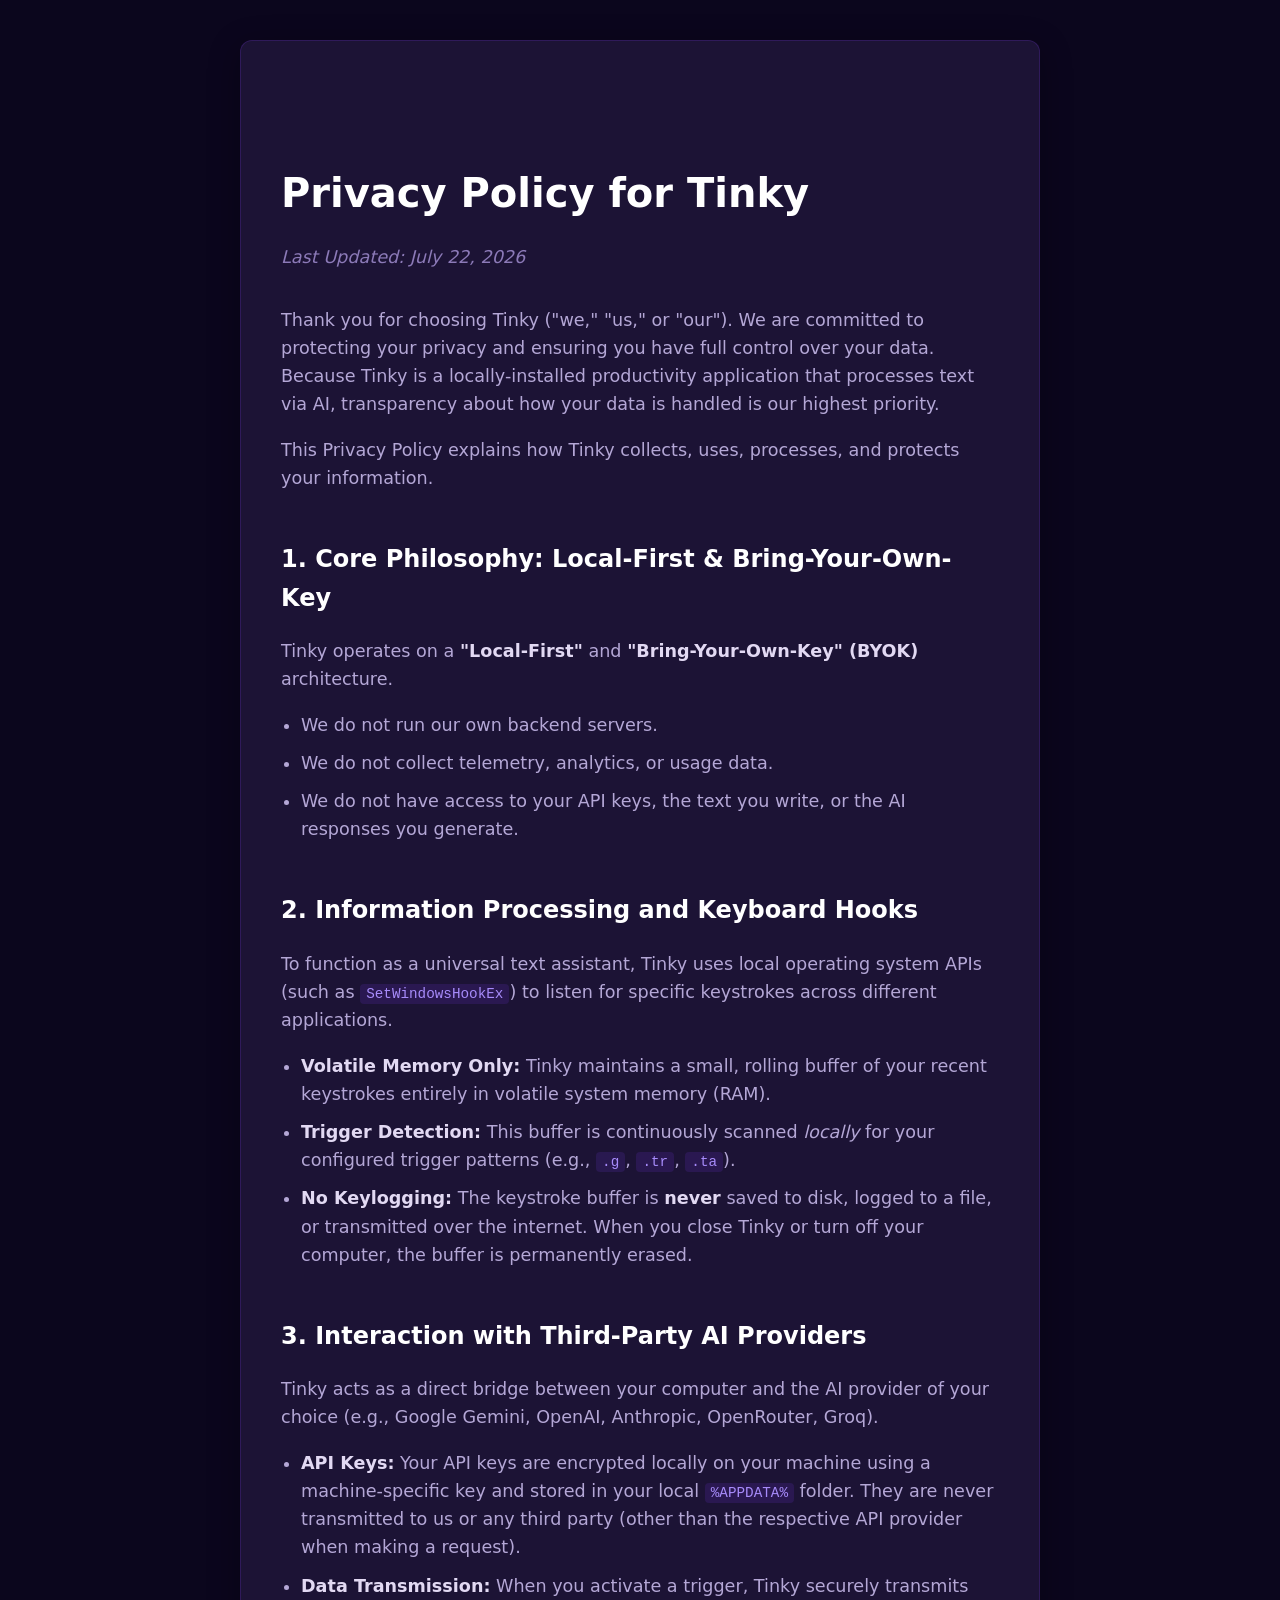
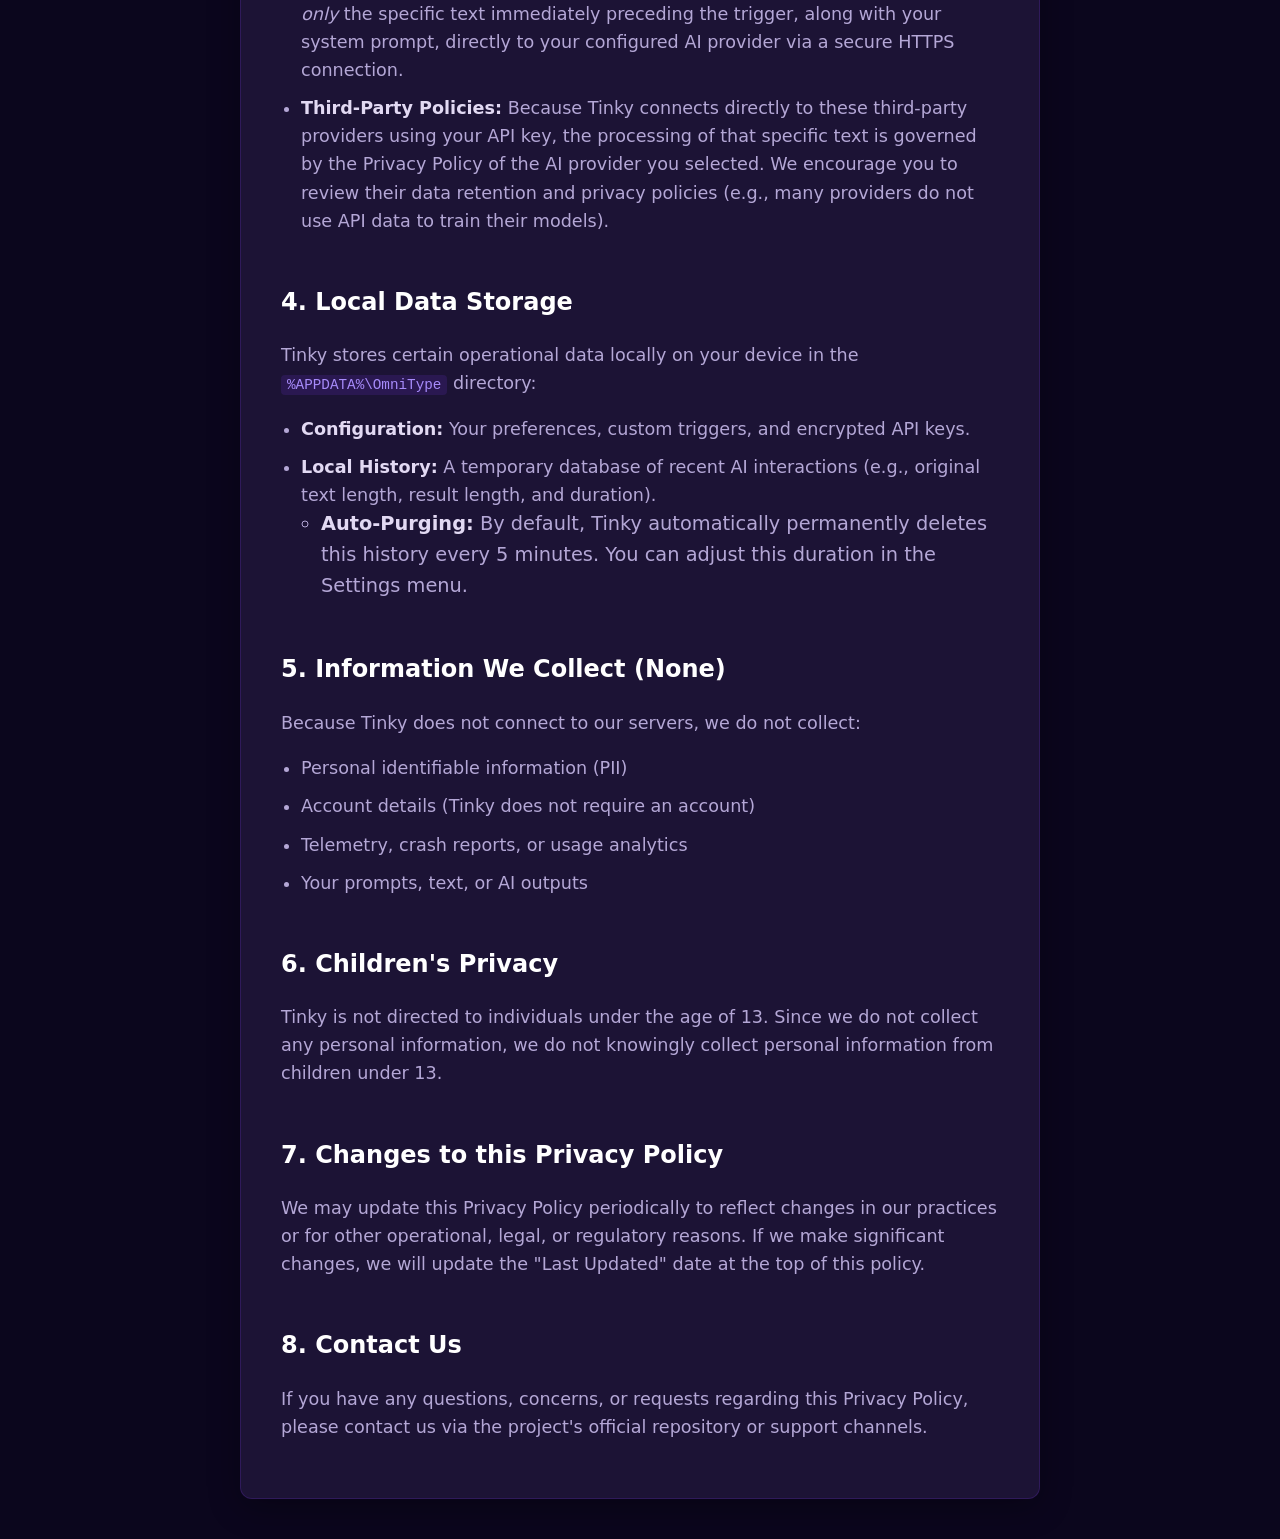
<file: privacy-policy.html>
<!DOCTYPE html>
<html lang="en">
<head>
    <meta charset="UTF-8">
    <meta name="viewport" content="width=device-width, initial-scale=1.0">
    <title>Privacy Policy - Tinky</title>
    <style>
        :root {
            --bg-color: #0b061d;
            --text-color: #E2D9F3;
            --accent-color: #7C3AED;
            --secondary-bg: #1c1335;
        }
        body {
            font-family: 'Segoe UI', system-ui, sans-serif;
            line-height: 1.6;
            color: var(--text-color);
            background-color: var(--bg-color);
            max-width: 800px;
            margin: 0 auto;
            padding: 40px 20px;
        }
        h1, h2, h3 {
            color: #ffffff;
            margin-top: 2em;
        }
        h1 {
            font-size: 2.5em;
            margin-bottom: 0.2em;
        }
        p, li {
            font-size: 1.1em;
            color: #b4a7d6;
        }
        ul {
            padding-left: 20px;
        }
        li {
            margin-bottom: 10px;
        }
        .container {
            background-color: var(--secondary-bg);
            padding: 40px;
            border-radius: 12px;
            box-shadow: 0 8px 32px rgba(0, 0, 0, 0.3);
            border: 1px solid rgba(124, 58, 237, 0.2);
        }
        .last-updated {
            color: #8c7ab8;
            font-style: italic;
            margin-bottom: 2em;
        }
        strong {
            color: #E2D9F3;
        }
        a {
            color: var(--accent-color);
            text-decoration: none;
        }
        a:hover {
            text-decoration: underline;
        }
        code {
            background-color: rgba(124, 58, 237, 0.15);
            padding: 2px 6px;
            border-radius: 4px;
            font-family: monospace;
            color: #a78bfa;
        }
    </style>
</head>
<body>
    <div class="container">
        <h1>Privacy Policy for Tinky</h1>
        <p class="last-updated">Last Updated: July 22, 2026</p>

        <p>Thank you for choosing Tinky ("we," "us," or "our"). We are committed to protecting your privacy and ensuring you have full control over your data. Because Tinky is a locally-installed productivity application that processes text via AI, transparency about how your data is handled is our highest priority.</p>
        
        <p>This Privacy Policy explains how Tinky collects, uses, processes, and protects your information.</p>

        <h2>1. Core Philosophy: Local-First & Bring-Your-Own-Key</h2>
        <p>Tinky operates on a <strong>"Local-First"</strong> and <strong>"Bring-Your-Own-Key" (BYOK)</strong> architecture.</p>
        <ul>
            <li>We do not run our own backend servers.</li>
            <li>We do not collect telemetry, analytics, or usage data.</li>
            <li>We do not have access to your API keys, the text you write, or the AI responses you generate.</li>
        </ul>

        <h2>2. Information Processing and Keyboard Hooks</h2>
        <p>To function as a universal text assistant, Tinky uses local operating system APIs (such as <code>SetWindowsHookEx</code>) to listen for specific keystrokes across different applications.</p>
        <ul>
            <li><strong>Volatile Memory Only:</strong> Tinky maintains a small, rolling buffer of your recent keystrokes entirely in volatile system memory (RAM).</li>
            <li><strong>Trigger Detection:</strong> This buffer is continuously scanned <em>locally</em> for your configured trigger patterns (e.g., <code>.g</code>, <code>.tr</code>, <code>.ta</code>).</li>
            <li><strong>No Keylogging:</strong> The keystroke buffer is <strong>never</strong> saved to disk, logged to a file, or transmitted over the internet. When you close Tinky or turn off your computer, the buffer is permanently erased.</li>
        </ul>

        <h2>3. Interaction with Third-Party AI Providers</h2>
        <p>Tinky acts as a direct bridge between your computer and the AI provider of your choice (e.g., Google Gemini, OpenAI, Anthropic, OpenRouter, Groq).</p>
        <ul>
            <li><strong>API Keys:</strong> Your API keys are encrypted locally on your machine using a machine-specific key and stored in your local <code>%APPDATA%</code> folder. They are never transmitted to us or any third party (other than the respective API provider when making a request).</li>
            <li><strong>Data Transmission:</strong> When you activate a trigger, Tinky securely transmits <em>only</em> the specific text immediately preceding the trigger, along with your system prompt, directly to your configured AI provider via a secure HTTPS connection.</li>
            <li><strong>Third-Party Policies:</strong> Because Tinky connects directly to these third-party providers using your API key, the processing of that specific text is governed by the Privacy Policy of the AI provider you selected. We encourage you to review their data retention and privacy policies (e.g., many providers do not use API data to train their models).</li>
        </ul>

        <h2>4. Local Data Storage</h2>
        <p>Tinky stores certain operational data locally on your device in the <code>%APPDATA%\OmniType</code> directory:</p>
        <ul>
            <li><strong>Configuration:</strong> Your preferences, custom triggers, and encrypted API keys.</li>
            <li><strong>Local History:</strong> A temporary database of recent AI interactions (e.g., original text length, result length, and duration).
                <ul>
                    <li><strong>Auto-Purging:</strong> By default, Tinky automatically permanently deletes this history every 5 minutes. You can adjust this duration in the Settings menu.</li>
                </ul>
            </li>
        </ul>

        <h2>5. Information We Collect (None)</h2>
        <p>Because Tinky does not connect to our servers, we do not collect:</p>
        <ul>
            <li>Personal identifiable information (PII)</li>
            <li>Account details (Tinky does not require an account)</li>
            <li>Telemetry, crash reports, or usage analytics</li>
            <li>Your prompts, text, or AI outputs</li>
        </ul>

        <h2>6. Children's Privacy</h2>
        <p>Tinky is not directed to individuals under the age of 13. Since we do not collect any personal information, we do not knowingly collect personal information from children under 13.</p>

        <h2>7. Changes to this Privacy Policy</h2>
        <p>We may update this Privacy Policy periodically to reflect changes in our practices or for other operational, legal, or regulatory reasons. If we make significant changes, we will update the "Last Updated" date at the top of this policy.</p>

        <h2>8. Contact Us</h2>
        <p>If you have any questions, concerns, or requests regarding this Privacy Policy, please contact us via the project's official repository or support channels.</p>
    </div>
</body>
</html>
</file>
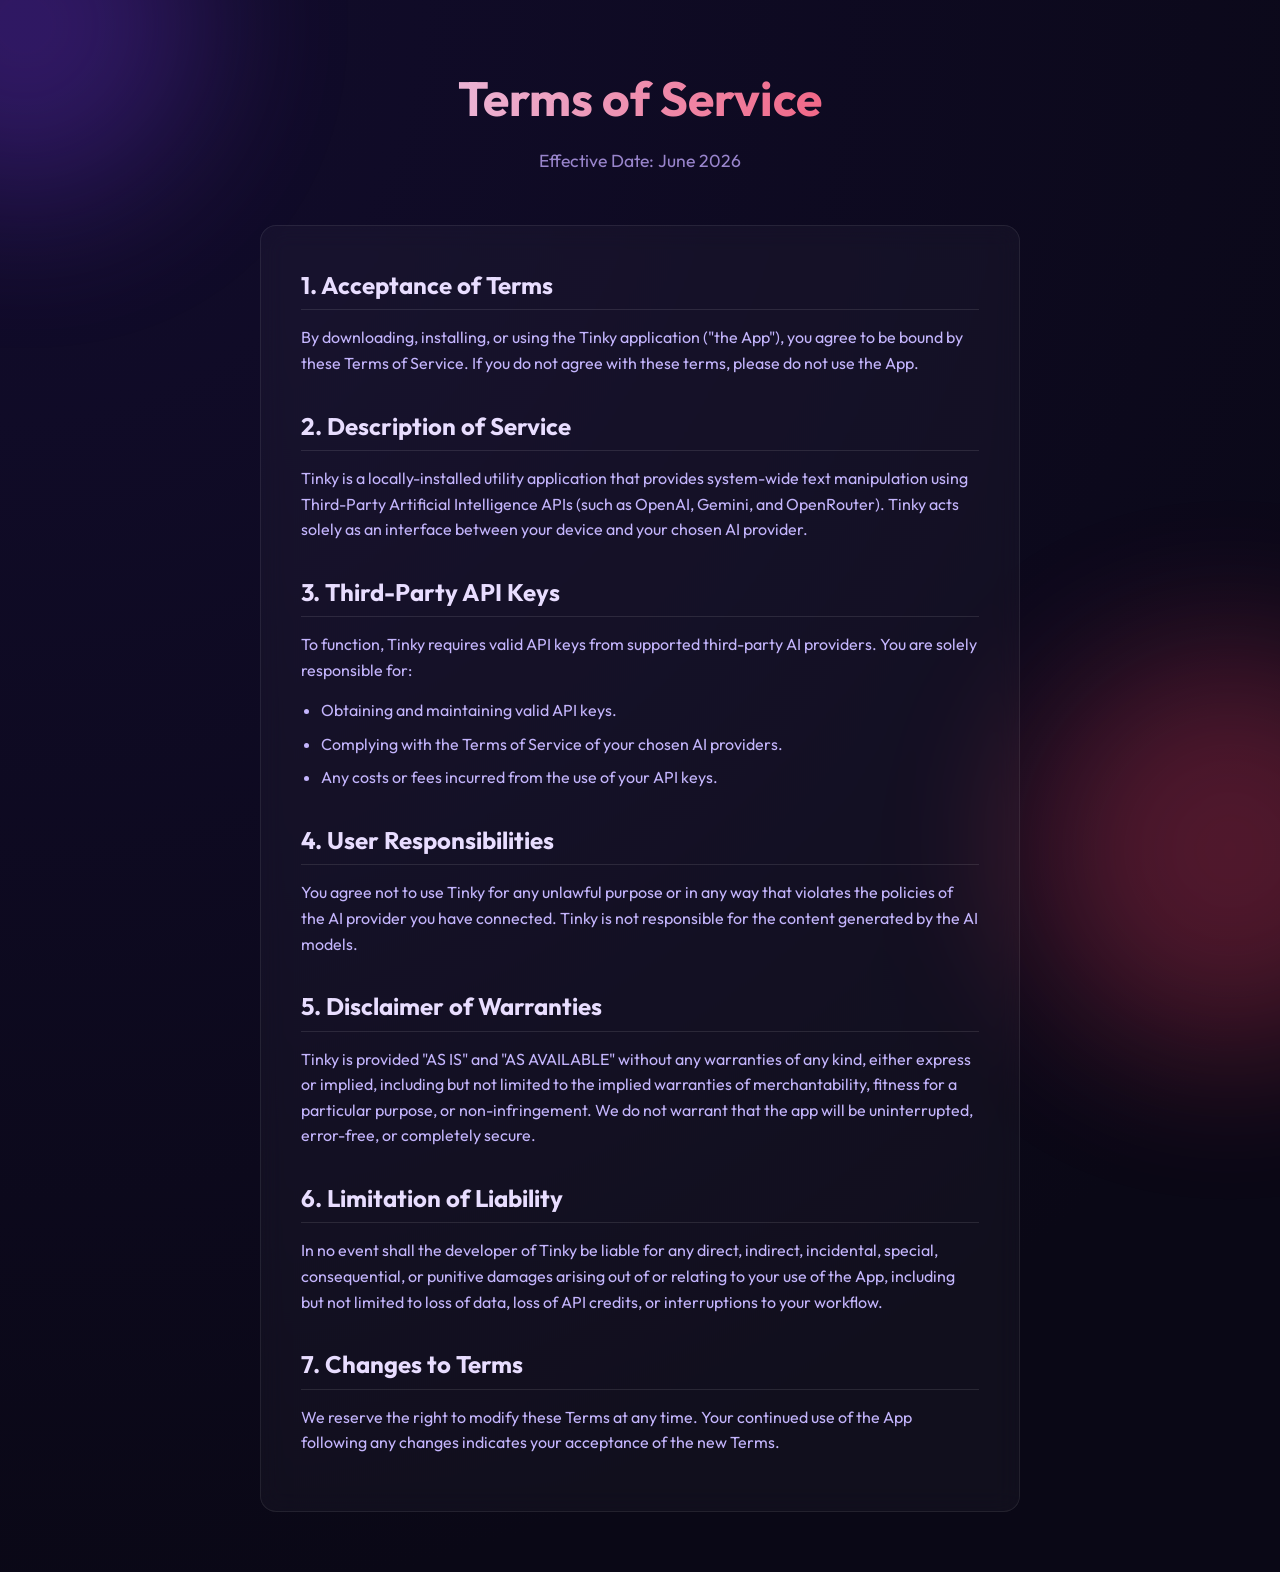
<file: terms-of-service.html>
<!DOCTYPE html>
<html lang="en">
<head>
    <meta charset="UTF-8">
    <meta name="viewport" content="width=device-width, initial-scale=1.0">
    <title>Terms of Service - Tinky</title>
    <meta name="description" content="Terms of Service for the Tinky App.">
    <link rel="preconnect" href="https://fonts.googleapis.com">
    <link rel="preconnect" href="https://fonts.gstatic.com" crossorigin>
    <link href="https://fonts.googleapis.com/css2?family=Outfit:wght@300;400;600;700&display=swap" rel="stylesheet">
    <style>
        :root {
            --bg-dark: #0a0816;
            --bg-gradient: #120c2d;
            --primary: #7C3AED;
            --primary-hover: #8B5CF6;
            --text-main: #E8DDFF;
            --text-muted: #9985CC;
            --card-bg: rgba(255, 255, 255, 0.03);
            --card-border: rgba(255, 255, 255, 0.08);
        }

        * { box-sizing: border-box; margin: 0; padding: 0; }

        body {
            font-family: 'Outfit', sans-serif;
            background: radial-gradient(circle at top left, var(--bg-gradient), var(--bg-dark) 80%);
            color: var(--text-main);
            min-height: 100vh;
            line-height: 1.6;
            overflow-x: hidden;
        }

        .orb {
            position: fixed; border-radius: 50%; filter: blur(80px);
            z-index: -1; opacity: 0.3; animation: float 10s infinite alternate ease-in-out;
        }
        .orb-1 { width: 350px; height: 350px; background: #7C3AED; top: -150px; left: -150px; }
        .orb-2 { width: 400px; height: 400px; background: #F43F5E; bottom: -150px; right: -150px; animation-delay: -3s; }

        @keyframes float {
            0% { transform: translate(0, 0); }
            100% { transform: translate(30px, 30px); }
        }

        .container { max-width: 800px; margin: 0 auto; padding: 60px 20px; }

        header { text-align: center; margin-bottom: 50px; animation: fadeInDown 0.8s ease-out; }
        h1 { font-size: 3rem; font-weight: 700; margin-bottom: 10px; background: linear-gradient(to right, #E8DDFF, #F43F5E); -webkit-background-clip: text; -webkit-text-fill-color: transparent; }
        .subtitle { font-size: 1.1rem; color: var(--text-muted); }

        .content-card {
            background: var(--card-bg);
            border: 1px solid var(--card-border);
            border-radius: 16px;
            padding: 40px;
            backdrop-filter: blur(12px);
            -webkit-backdrop-filter: blur(12px);
            animation: fadeInUp 0.8s ease-out backwards;
        }

        h2 { font-size: 1.5rem; margin-top: 30px; margin-bottom: 15px; color: #E8DDFF; border-bottom: 1px solid rgba(255,255,255,0.1); padding-bottom: 5px; }
        h2:first-child { margin-top: 0; }
        p, ul { margin-bottom: 15px; color: #C4B5FD; }
        ul { margin-left: 20px; }
        li { margin-bottom: 8px; }
        strong { color: #E8DDFF; }

        @keyframes fadeInUp { from { opacity: 0; transform: translateY(20px); } to { opacity: 1; transform: translateY(0); } }
        @keyframes fadeInDown { from { opacity: 0; transform: translateY(-20px); } to { opacity: 1; transform: translateY(0); } }

        @media (max-width: 600px) { h1 { font-size: 2.2rem; } .content-card { padding: 25px; } }
    </style>
</head>
<body>
    <div class="orb orb-1"></div>
    <div class="orb orb-2"></div>

    <div class="container">
        <header>
            <h1>Terms of Service</h1>
            <p class="subtitle">Effective Date: June 2026</p>
        </header>

        <div class="content-card">
            <h2>1. Acceptance of Terms</h2>
            <p>By downloading, installing, or using the Tinky application ("the App"), you agree to be bound by these Terms of Service. If you do not agree with these terms, please do not use the App.</p>

            <h2>2. Description of Service</h2>
            <p>Tinky is a locally-installed utility application that provides system-wide text manipulation using Third-Party Artificial Intelligence APIs (such as OpenAI, Gemini, and OpenRouter). Tinky acts solely as an interface between your device and your chosen AI provider.</p>

            <h2>3. Third-Party API Keys</h2>
            <p>To function, Tinky requires valid API keys from supported third-party AI providers. You are solely responsible for:</p>
            <ul>
                <li>Obtaining and maintaining valid API keys.</li>
                <li>Complying with the Terms of Service of your chosen AI providers.</li>
                <li>Any costs or fees incurred from the use of your API keys.</li>
            </ul>

            <h2>4. User Responsibilities</h2>
            <p>You agree not to use Tinky for any unlawful purpose or in any way that violates the policies of the AI provider you have connected. Tinky is not responsible for the content generated by the AI models.</p>

            <h2>5. Disclaimer of Warranties</h2>
            <p>Tinky is provided "AS IS" and "AS AVAILABLE" without any warranties of any kind, either express or implied, including but not limited to the implied warranties of merchantability, fitness for a particular purpose, or non-infringement. We do not warrant that the app will be uninterrupted, error-free, or completely secure.</p>

            <h2>6. Limitation of Liability</h2>
            <p>In no event shall the developer of Tinky be liable for any direct, indirect, incidental, special, consequential, or punitive damages arising out of or relating to your use of the App, including but not limited to loss of data, loss of API credits, or interruptions to your workflow.</p>

            <h2>7. Changes to Terms</h2>
            <p>We reserve the right to modify these Terms at any time. Your continued use of the App following any changes indicates your acceptance of the new Terms.</p>
        </div>
    </div>
</body>
</html>
</file>
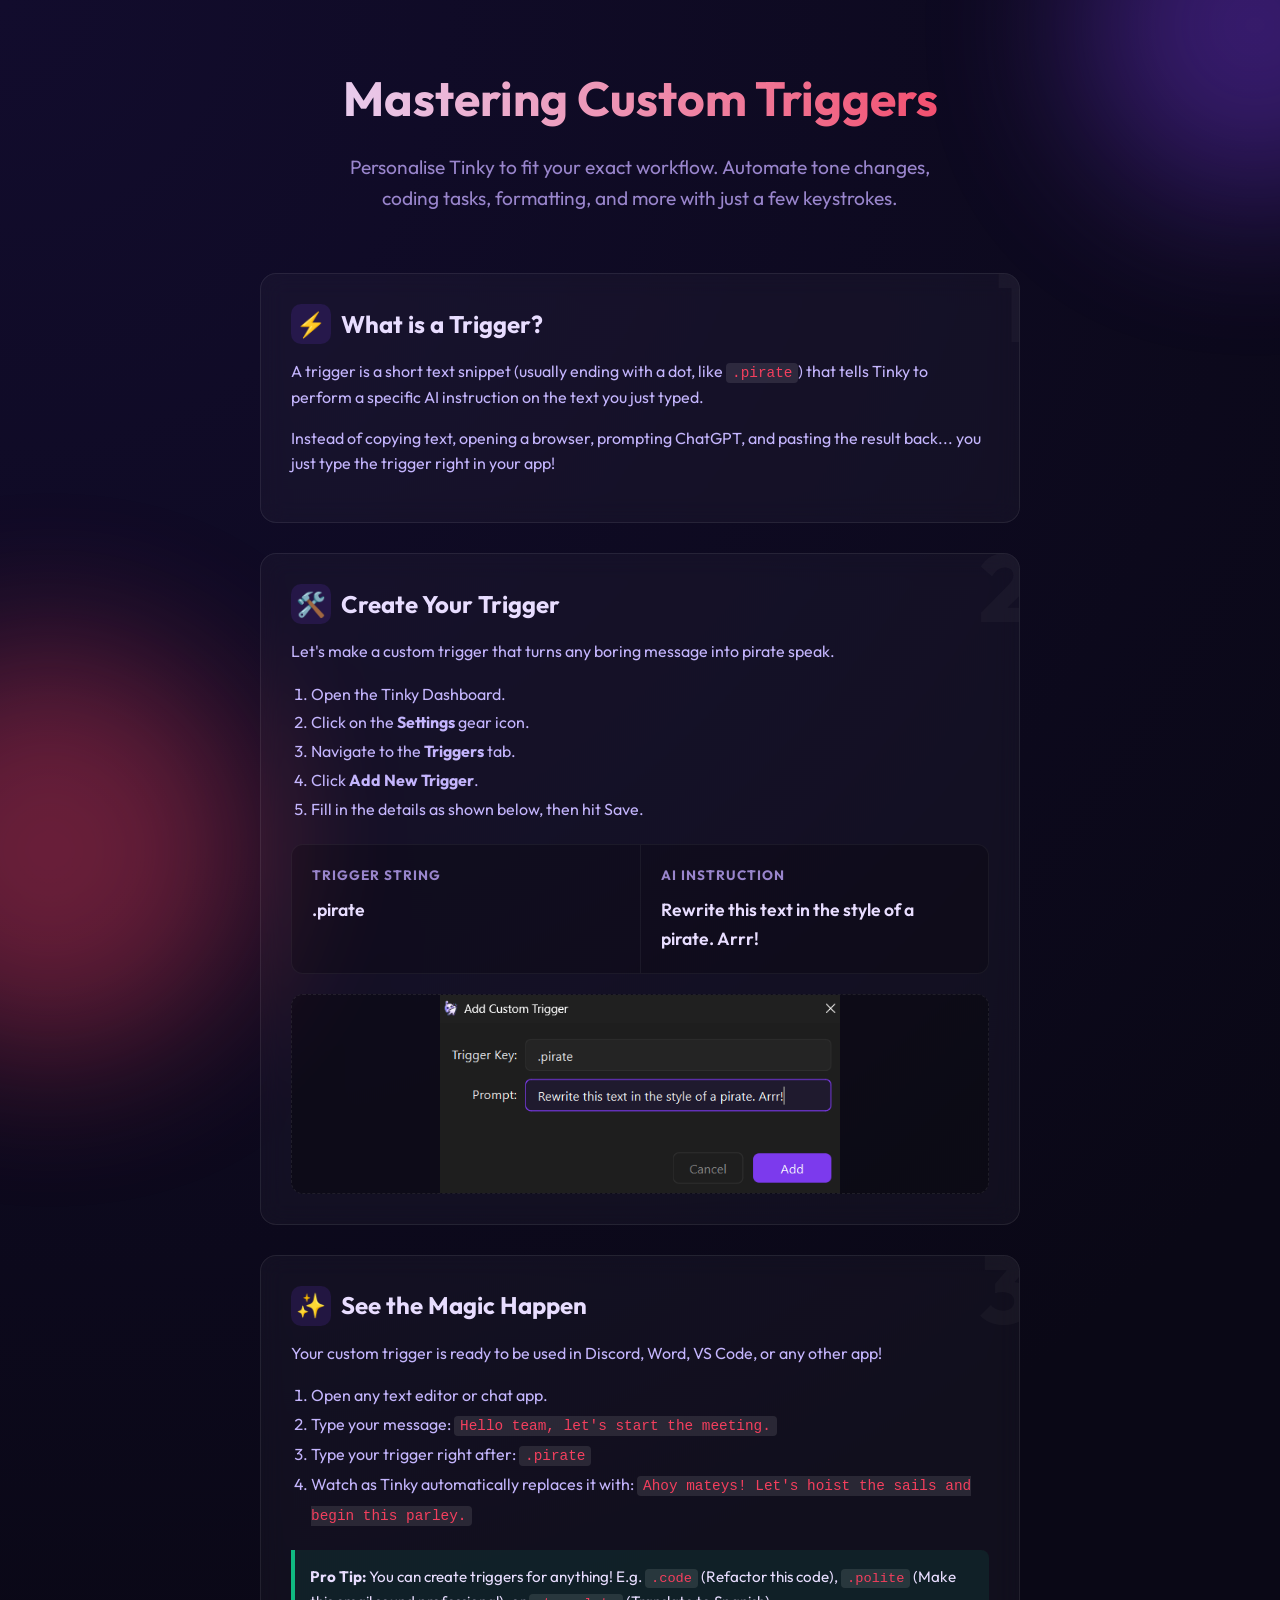
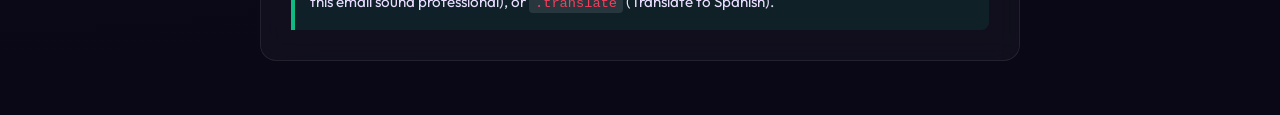
<file: guides/custom-triggers.html>
<!DOCTYPE html>
<html lang="en">
<head>
    <meta charset="UTF-8">
    <meta name="viewport" content="width=device-width, initial-scale=1.0">
    <title>Custom Triggers - Tinky Guide</title>
    <meta name="description" content="Learn how to create and use custom triggers in Tinky to automate your workflow.">
    <link rel="preconnect" href="https://fonts.googleapis.com">
    <link rel="preconnect" href="https://fonts.gstatic.com" crossorigin>
    <link href="https://fonts.googleapis.com/css2?family=Outfit:wght@300;400;600;700&display=swap" rel="stylesheet">
    <style>
        :root {
            --bg-dark: #0a0816;
            --bg-gradient: #120c2d;
            --primary: #7C3AED;
            --primary-hover: #8B5CF6;
            --text-main: #E8DDFF;
            --text-muted: #9985CC;
            --card-bg: rgba(255, 255, 255, 0.03);
            --card-border: rgba(255, 255, 255, 0.08);
            --card-hover-border: rgba(124, 58, 237, 0.4);
            --success: #10B981;
        }

        * {
            box-sizing: border-box;
            margin: 0;
            padding: 0;
        }

        body {
            font-family: 'Outfit', sans-serif;
            background: radial-gradient(circle at top left, var(--bg-gradient), var(--bg-dark) 80%);
            color: var(--text-main);
            min-height: 100vh;
            line-height: 1.6;
            overflow-x: hidden;
        }

        /* Subtle background orbs */
        .orb {
            position: fixed;
            border-radius: 50%;
            filter: blur(80px);
            z-index: -1;
            opacity: 0.4;
            animation: float 10s infinite alternate ease-in-out;
        }
        .orb-1 {
            width: 350px; height: 350px;
            background: #7C3AED;
            top: -150px; right: -150px;
        }
        .orb-2 {
            width: 400px; height: 400px;
            background: #F43F5E;
            bottom: -150px; left: -150px;
            animation-delay: -3s;
        }

        @keyframes float {
            0% { transform: translate(0, 0); }
            100% { transform: translate(-30px, -30px); }
        }

        .container {
            max-width: 800px;
            margin: 0 auto;
            padding: 60px 20px;
        }

        header {
            text-align: center;
            margin-bottom: 60px;
            animation: fadeInDown 0.8s ease-out;
        }

        h1 {
            font-size: 3rem;
            font-weight: 700;
            margin-bottom: 15px;
            background: linear-gradient(to right, #E8DDFF, #F43F5E);
            -webkit-background-clip: text;
            -webkit-text-fill-color: transparent;
        }

        .subtitle {
            font-size: 1.2rem;
            color: var(--text-muted);
            max-width: 600px;
            margin: 0 auto;
        }

        .step-container {
            display: flex;
            flex-direction: column;
            gap: 30px;
        }

        .step-card {
            background: var(--card-bg);
            border: 1px solid var(--card-border);
            border-radius: 16px;
            padding: 30px;
            backdrop-filter: blur(12px);
            -webkit-backdrop-filter: blur(12px);
            transition: all 0.3s cubic-bezier(0.4, 0, 0.2, 1);
            position: relative;
            overflow: hidden;
            animation: fadeInUp 0.8s ease-out backwards;
        }

        .step-card:nth-child(1) { animation-delay: 0.1s; }
        .step-card:nth-child(2) { animation-delay: 0.2s; }
        .step-card:nth-child(3) { animation-delay: 0.3s; }

        .step-card:hover {
            transform: translateY(-5px);
            border-color: var(--card-hover-border);
            box-shadow: 0 10px 30px rgba(0, 0, 0, 0.2), 0 0 20px rgba(124, 58, 237, 0.1);
        }

        .step-number {
            position: absolute;
            top: -15px;
            right: -15px;
            font-size: 6rem;
            font-weight: 800;
            color: rgba(255, 255, 255, 0.03);
            line-height: 1;
            z-index: 0;
            user-select: none;
        }

        .step-content {
            position: relative;
            z-index: 1;
        }

        .step-title {
            font-size: 1.5rem;
            margin-bottom: 15px;
            display: flex;
            align-items: center;
            gap: 10px;
        }

        .step-title .icon {
            display: flex;
            align-items: center;
            justify-content: center;
            width: 40px;
            height: 40px;
            background: rgba(124, 58, 237, 0.15);
            border-radius: 10px;
            color: var(--primary);
        }

        p {
            margin-bottom: 15px;
            color: #C4B5FD;
        }

        code {
            font-family: 'Consolas', monospace;
            background: rgba(255, 255, 255, 0.1);
            padding: 2px 6px;
            border-radius: 4px;
            color: #F43F5E;
            font-size: 0.9em;
        }

        .trigger-example {
            display: flex;
            background: rgba(0, 0, 0, 0.2);
            border: 1px solid rgba(255, 255, 255, 0.05);
            border-radius: 12px;
            overflow: hidden;
            margin: 20px 0;
        }

        .trigger-example .col {
            flex: 1;
            padding: 20px;
        }

        .trigger-example .col:first-child {
            border-right: 1px solid rgba(255, 255, 255, 0.05);
        }

        .trigger-example h4 {
            color: var(--text-muted);
            font-size: 0.85rem;
            text-transform: uppercase;
            letter-spacing: 1px;
            margin-bottom: 10px;
        }

        .trigger-example .val {
            font-size: 1.1rem;
            font-weight: 600;
        }

        .image-placeholder {
            width: 100%;
            height: 200px;
            background: rgba(0,0,0,0.3);
            border: 1px dashed var(--card-border);
            border-radius: 12px;
            display: flex;
            align-items: center;
            justify-content: center;
            color: var(--text-muted);
            margin-top: 20px;
            font-size: 0.9rem;
            overflow: hidden;
        }

        .image-placeholder img {
            width: 100%;
            height: 100%;
            object-fit: contain;
            display: block;
        }

        .note {
            background: rgba(124, 58, 237, 0.1);
            border-left: 4px solid var(--primary);
            padding: 15px;
            border-radius: 0 8px 8px 0;
            margin-top: 20px;
            font-size: 0.95rem;
        }

        @keyframes fadeInUp {
            from { opacity: 0; transform: translateY(20px); }
            to { opacity: 1; transform: translateY(0); }
        }
        
        @keyframes fadeInDown {
            from { opacity: 0; transform: translateY(-20px); }
            to { opacity: 1; transform: translateY(0); }
        }

        @media (max-width: 600px) {
            h1 { font-size: 2.2rem; }
            .step-card { padding: 20px; }
            .trigger-example { flex-direction: column; }
            .trigger-example .col:first-child { border-right: none; border-bottom: 1px solid rgba(255, 255, 255, 0.05); }
        }
    </style>
</head>
<body>
    <div class="orb orb-1"></div>
    <div class="orb orb-2"></div>

    <div class="container">
        <header>
            <h1>Mastering Custom Triggers</h1>
            <p class="subtitle">Personalise Tinky to fit your exact workflow. Automate tone changes, coding tasks, formatting, and more with just a few keystrokes.</p>
        </header>

        <div class="step-container">
            <!-- Step 1 -->
            <div class="step-card">
                <div class="step-number">1</div>
                <div class="step-content">
                    <h2 class="step-title">
                        <div class="icon">⚡</div>
                        What is a Trigger?
                    </h2>
                    <p>A trigger is a short text snippet (usually ending with a dot, like <code>.pirate</code>) that tells Tinky to perform a specific AI instruction on the text you just typed.</p>
                    <p>Instead of copying text, opening a browser, prompting ChatGPT, and pasting the result back... you just type the trigger right in your app!</p>
                </div>
            </div>

            <!-- Step 2 -->
            <div class="step-card">
                <div class="step-number">2</div>
                <div class="step-content">
                    <h2 class="step-title">
                        <div class="icon">🛠️</div>
                        Create Your Trigger
                    </h2>
                    <p>Let's make a custom trigger that turns any boring message into pirate speak.</p>
                    <ol style="margin-left: 20px; color: #C4B5FD; line-height: 1.8;">
                        <li>Open the Tinky Dashboard.</li>
                        <li>Click on the <strong>Settings</strong> gear icon.</li>
                        <li>Navigate to the <strong>Triggers</strong> tab.</li>
                        <li>Click <strong>Add New Trigger</strong>.</li>
                        <li>Fill in the details as shown below, then hit Save.</li>
                    </ol>

                    <div class="trigger-example">
                        <div class="col">
                            <h4>Trigger String</h4>
                            <div class="val">.pirate</div>
                        </div>
                        <div class="col">
                            <h4>AI Instruction</h4>
                            <div class="val">Rewrite this text in the style of a pirate. Arrr!</div>
                        </div>
                    </div>
                    
                    <div class="image-placeholder">
                        <img src="Trigger_adding.png" alt="Trigger Dashboard Screenshot">
                    </div>
                </div>
            </div>

            <!-- Step 3 -->
            <div class="step-card">
                <div class="step-number">3</div>
                <div class="step-content">
                    <h2 class="step-title">
                        <div class="icon">✨</div>
                        See the Magic Happen
                    </h2>
                    <p>Your custom trigger is ready to be used in Discord, Word, VS Code, or any other app!</p>
                    <ol style="margin-left: 20px; color: #C4B5FD; line-height: 1.8;">
                        <li>Open any text editor or chat app.</li>
                        <li>Type your message: <code>Hello team, let's start the meeting.</code></li>
                        <li>Type your trigger right after: <code>.pirate</code></li>
                        <li>Watch as Tinky automatically replaces it with: <code>Ahoy mateys! Let's hoist the sails and begin this parley.</code></li>
                    </ol>
                    
                    <div class="note" style="background: rgba(16, 185, 129, 0.1); border-color: #10B981;">
                        <strong>Pro Tip:</strong> You can create triggers for anything! E.g. <code>.code</code> (Refactor this code), <code>.polite</code> (Make this email sound professional), or <code>.translate</code> (Translate to Spanish).
                    </div>
                </div>
            </div>
        </div>
    </div>
</body>
</html>
</file>
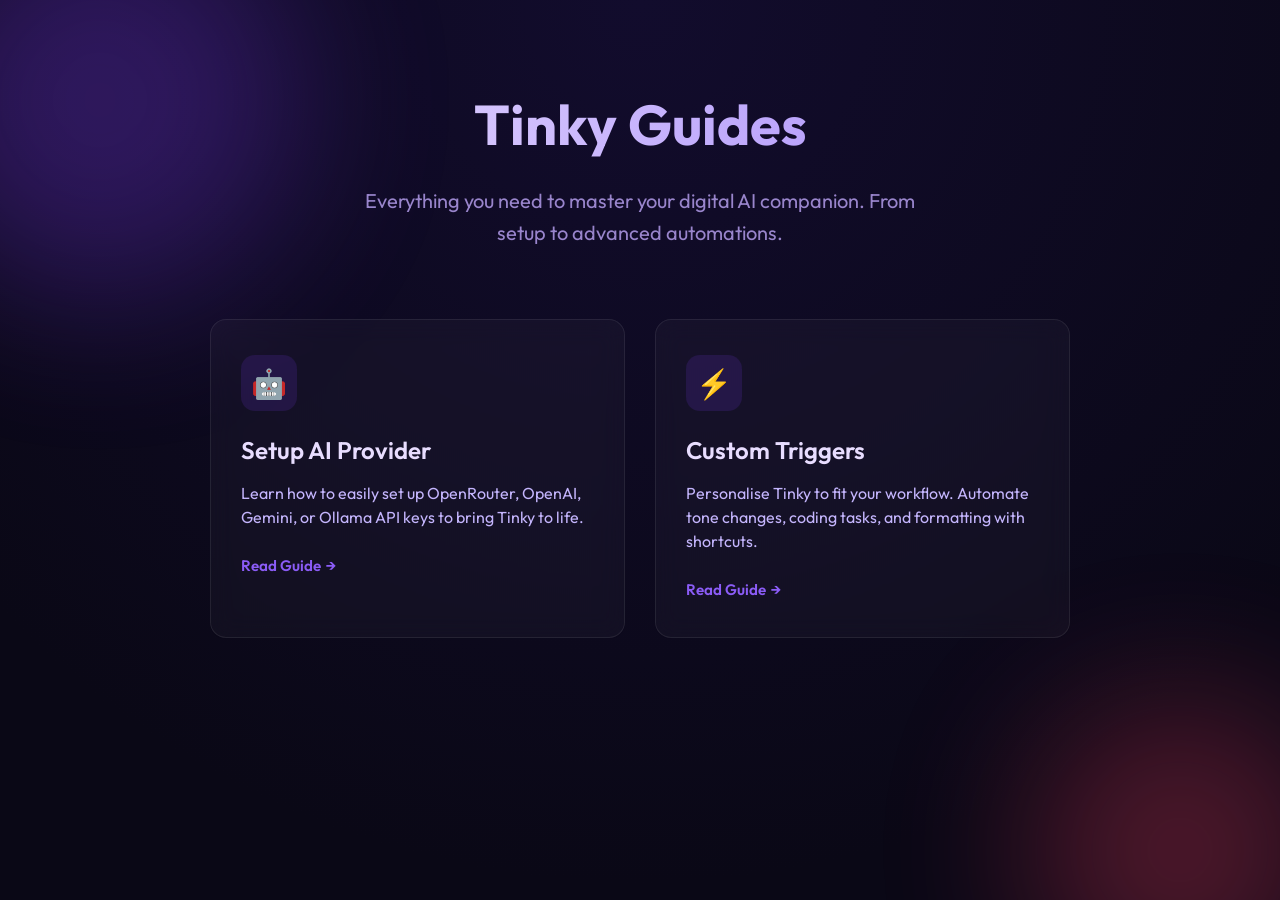
<file: guides/Guide.html>
<!DOCTYPE html>
<html lang="en">
<head>
    <meta charset="UTF-8">
    <meta name="viewport" content="width=device-width, initial-scale=1.0">
    <title>Guides & Support - Tinky</title>
    <meta name="description" content="Central hub for Tinky guides, tutorials, and support.">
    <link rel="preconnect" href="https://fonts.googleapis.com">
    <link rel="preconnect" href="https://fonts.gstatic.com" crossorigin>
    <link href="https://fonts.googleapis.com/css2?family=Outfit:wght@300;400;600;700&display=swap" rel="stylesheet">
    <style>
        :root {
            --bg-dark: #0a0816;
            --bg-gradient: #120c2d;
            --primary: #7C3AED;
            --primary-hover: #8B5CF6;
            --text-main: #E8DDFF;
            --text-muted: #9985CC;
            --card-bg: rgba(255, 255, 255, 0.03);
            --card-border: rgba(255, 255, 255, 0.08);
            --card-hover-border: rgba(124, 58, 237, 0.4);
        }

        * {
            box-sizing: border-box;
            margin: 0;
            padding: 0;
        }

        body {
            font-family: 'Outfit', sans-serif;
            background: radial-gradient(circle at top center, var(--bg-gradient), var(--bg-dark) 80%);
            color: var(--text-main);
            min-height: 100vh;
            line-height: 1.6;
            overflow-x: hidden;
        }

        /* Subtle background orbs */
        .orb {
            position: fixed;
            border-radius: 50%;
            filter: blur(80px);
            z-index: -1;
            opacity: 0.3;
            animation: float 10s infinite alternate ease-in-out;
        }
        .orb-1 {
            width: 400px; height: 400px;
            background: #7C3AED;
            top: -100px; left: -100px;
        }
        .orb-2 {
            width: 300px; height: 300px;
            background: #F43F5E;
            bottom: -100px; right: -50px;
            animation-delay: -5s;
        }

        @keyframes float {
            0% { transform: translate(0, 0); }
            100% { transform: translate(40px, 40px); }
        }

        .container {
            max-width: 900px;
            margin: 0 auto;
            padding: 80px 20px;
        }

        header {
            text-align: center;
            margin-bottom: 70px;
            animation: fadeInDown 0.8s ease-out;
        }

        h1 {
            font-size: 3.5rem;
            font-weight: 700;
            margin-bottom: 15px;
            background: linear-gradient(to right, #E8DDFF, #A78BFA);
            -webkit-background-clip: text;
            -webkit-text-fill-color: transparent;
        }

        .subtitle {
            font-size: 1.25rem;
            color: var(--text-muted);
            max-width: 600px;
            margin: 0 auto;
        }

        .guides-grid {
            display: grid;
            grid-template-columns: repeat(auto-fit, minmax(300px, 1fr));
            gap: 30px;
        }

        .guide-card {
            display: block;
            text-decoration: none;
            color: inherit;
            background: var(--card-bg);
            border: 1px solid var(--card-border);
            border-radius: 16px;
            padding: 35px 30px;
            backdrop-filter: blur(12px);
            -webkit-backdrop-filter: blur(12px);
            transition: all 0.3s cubic-bezier(0.4, 0, 0.2, 1);
            position: relative;
            overflow: hidden;
            animation: fadeInUp 0.8s ease-out backwards;
        }

        .guide-card:nth-child(1) { animation-delay: 0.1s; }
        .guide-card:nth-child(2) { animation-delay: 0.2s; }

        .guide-card::before {
            content: '';
            position: absolute;
            top: 0; left: 0; right: 0; height: 3px;
            background: linear-gradient(90deg, transparent, var(--primary), transparent);
            opacity: 0;
            transition: opacity 0.3s;
        }

        .guide-card:hover {
            transform: translateY(-8px);
            border-color: var(--card-hover-border);
            box-shadow: 0 15px 35px rgba(0, 0, 0, 0.2), 0 0 25px rgba(124, 58, 237, 0.15);
        }

        .guide-card:hover::before {
            opacity: 1;
        }

        .guide-icon {
            display: inline-flex;
            align-items: center;
            justify-content: center;
            width: 56px;
            height: 56px;
            background: rgba(124, 58, 237, 0.15);
            border-radius: 14px;
            font-size: 1.8rem;
            margin-bottom: 20px;
            color: var(--primary);
            transition: transform 0.3s ease;
        }

        .guide-card:hover .guide-icon {
            transform: scale(1.1) rotate(5deg);
        }

        .guide-title {
            font-size: 1.5rem;
            font-weight: 600;
            margin-bottom: 12px;
            color: #E8DDFF;
        }

        .guide-desc {
            color: #C4B5FD;
            font-size: 1rem;
            line-height: 1.5;
            margin-bottom: 25px;
        }

        .guide-link-text {
            font-size: 0.95rem;
            font-weight: 600;
            color: var(--primary-hover);
            display: flex;
            align-items: center;
            gap: 5px;
        }
        
        .guide-link-text span {
            transition: transform 0.2s;
        }

        .guide-card:hover .guide-link-text span {
            transform: translateX(4px);
        }

        @keyframes fadeInUp {
            from { opacity: 0; transform: translateY(20px); }
            to { opacity: 1; transform: translateY(0); }
        }
        
        @keyframes fadeInDown {
            from { opacity: 0; transform: translateY(-20px); }
            to { opacity: 1; transform: translateY(0); }
        }

        @media (max-width: 600px) {
            h1 { font-size: 2.5rem; }
            .container { padding: 50px 20px; }
            .guide-card { padding: 25px 20px; }
        }
    </style>
</head>
<body>
    <div class="orb orb-1"></div>
    <div class="orb orb-2"></div>

    <div class="container">
        <header>
            <h1>Tinky Guides</h1>
            <p class="subtitle">Everything you need to master your digital AI companion. From setup to advanced automations.</p>
        </header>

        <div class="guides-grid">
            
            <!-- Guide 1 -->
            <a href="setup-api-key.html" class="guide-card">
                <div class="guide-icon">🤖</div>
                <h2 class="guide-title">Setup AI Provider</h2>
                <p class="guide-desc">Learn how to easily set up OpenRouter, OpenAI, Gemini, or Ollama API keys to bring Tinky to life.</p>
                <div class="guide-link-text">Read Guide <span>→</span></div>
            </a>

            <!-- Guide 2 -->
            <a href="custom-triggers.html" class="guide-card">
                <div class="guide-icon">⚡</div>
                <h2 class="guide-title">Custom Triggers</h2>
                <p class="guide-desc">Personalise Tinky to fit your workflow. Automate tone changes, coding tasks, and formatting with shortcuts.</p>
                <div class="guide-link-text">Read Guide <span>→</span></div>
            </a>

        </div>
    </div>
</body>
</html>
</file>
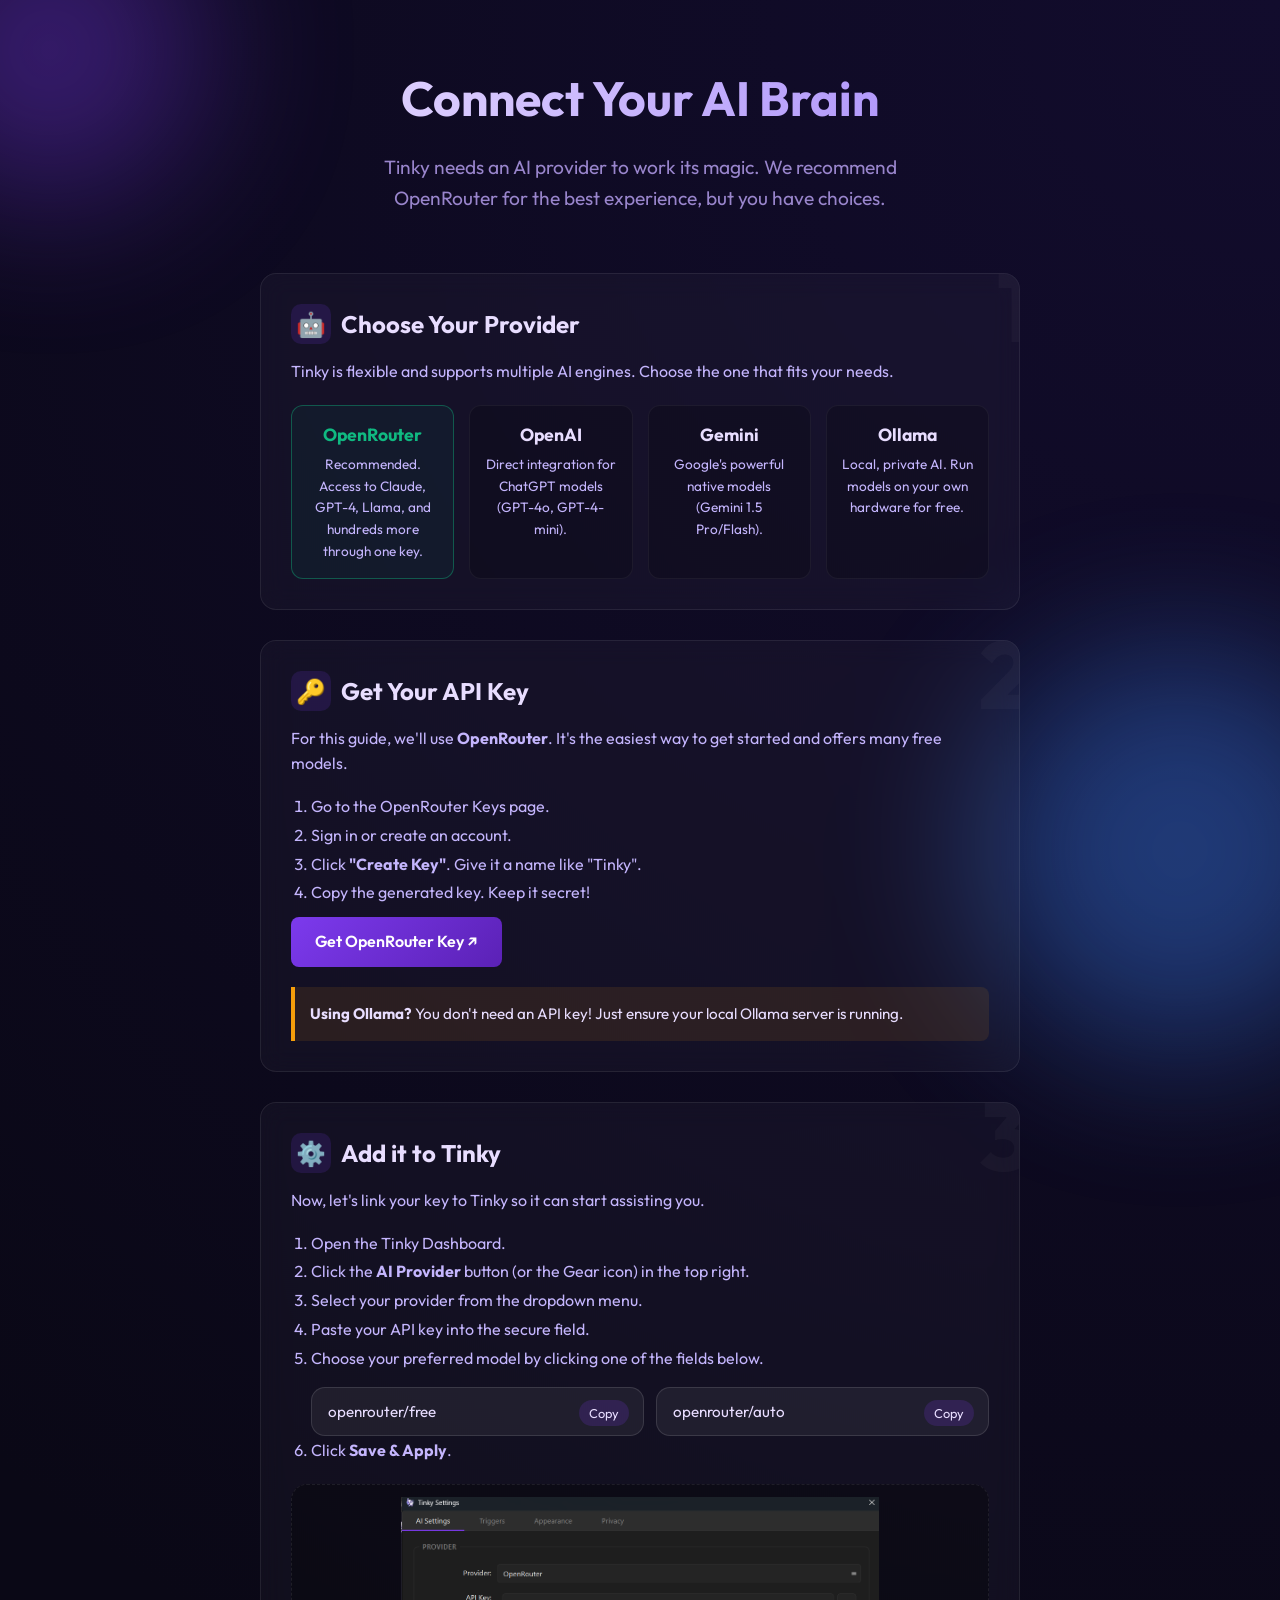
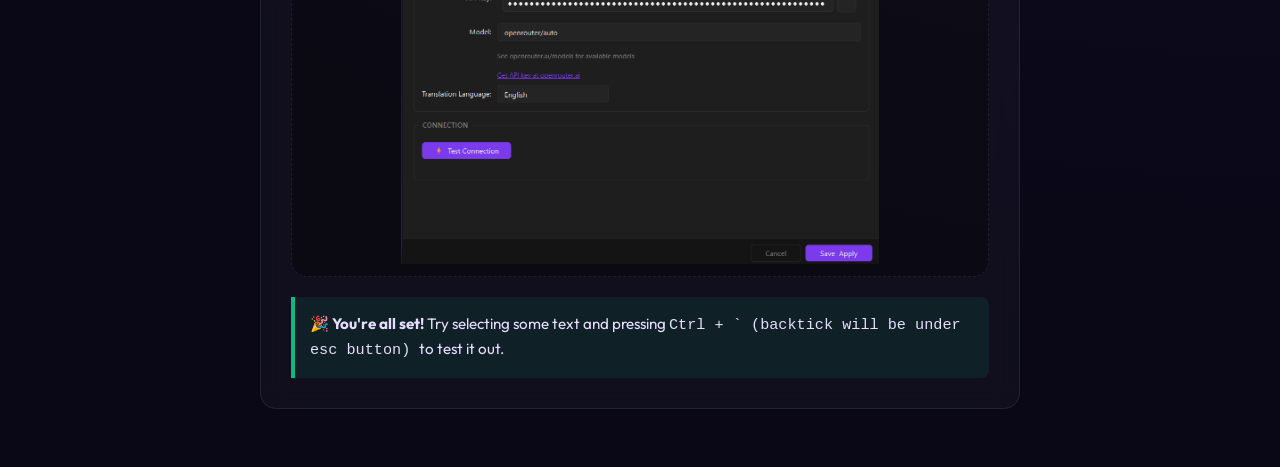
<file: guides/setup-api-key.html>
<!DOCTYPE html>
<html lang="en">
<head>
    <meta charset="UTF-8">
    <meta name="viewport" content="width=device-width, initial-scale=1.0">
    <title>Setup API Key - Tinky Guide</title>
    <meta name="description" content="Learn how to easily set up OpenRouter, OpenAI, Gemini, or Ollama API keys in Tinky.">
    <link rel="preconnect" href="https://fonts.googleapis.com">
    <link rel="preconnect" href="https://fonts.gstatic.com" crossorigin>
    <link href="https://fonts.googleapis.com/css2?family=Outfit:wght@300;400;600;700&display=swap" rel="stylesheet">
    <style>
        :root {
            --bg-dark: #0a0816;
            --bg-gradient: #120c2d;
            --primary: #7C3AED;
            --primary-hover: #8B5CF6;
            --text-main: #E8DDFF;
            --text-muted: #9985CC;
            --card-bg: rgba(255, 255, 255, 0.03);
            --card-border: rgba(255, 255, 255, 0.08);
            --card-hover-border: rgba(124, 58, 237, 0.4);
            --success: #10B981;
        }

        * {
            box-sizing: border-box;
            margin: 0;
            padding: 0;
        }

        body {
            font-family: 'Outfit', sans-serif;
            background: radial-gradient(circle at top right, var(--bg-gradient), var(--bg-dark) 80%);
            color: var(--text-main);
            min-height: 100vh;
            line-height: 1.6;
            overflow-x: hidden;
        }

        /* Subtle background orbs */
        .orb {
            position: fixed;
            border-radius: 50%;
            filter: blur(80px);
            z-index: -1;
            opacity: 0.4;
            animation: float 10s infinite alternate ease-in-out;
        }
        .orb-1 {
            width: 300px; height: 300px;
            background: #7C3AED;
            top: -100px; left: -100px;
        }
        .orb-2 {
            width: 400px; height: 400px;
            background: #3B82F6;
            bottom: -150px; right: -100px;
            animation-delay: -5s;
        }

        @keyframes float {
            0% { transform: translate(0, 0); }
            100% { transform: translate(30px, 30px); }
        }

        .container {
            max-width: 800px;
            margin: 0 auto;
            padding: 60px 20px;
        }

        header {
            text-align: center;
            margin-bottom: 60px;
            animation: fadeInDown 0.8s ease-out;
        }

        h1 {
            font-size: 3rem;
            font-weight: 700;
            margin-bottom: 15px;
            background: linear-gradient(to right, #E8DDFF, #A78BFA);
            -webkit-background-clip: text;
            -webkit-text-fill-color: transparent;
        }

        .subtitle {
            font-size: 1.2rem;
            color: var(--text-muted);
            max-width: 600px;
            margin: 0 auto;
        }

        .step-container {
            display: flex;
            flex-direction: column;
            gap: 30px;
        }

        .step-card {
            background: var(--card-bg);
            border: 1px solid var(--card-border);
            border-radius: 16px;
            padding: 30px;
            backdrop-filter: blur(12px);
            -webkit-backdrop-filter: blur(12px);
            transition: all 0.3s cubic-bezier(0.4, 0, 0.2, 1);
            position: relative;
            overflow: hidden;
            animation: fadeInUp 0.8s ease-out backwards;
        }

        .step-card:nth-child(1) { animation-delay: 0.1s; }
        .step-card:nth-child(2) { animation-delay: 0.2s; }
        .step-card:nth-child(3) { animation-delay: 0.3s; }

        .step-card:hover {
            transform: translateY(-5px);
            border-color: var(--card-hover-border);
            box-shadow: 0 10px 30px rgba(0, 0, 0, 0.2), 0 0 20px rgba(124, 58, 237, 0.1);
        }

        .step-number {
            position: absolute;
            top: -15px;
            right: -15px;
            font-size: 6rem;
            font-weight: 800;
            color: rgba(255, 255, 255, 0.03);
            line-height: 1;
            z-index: 0;
            user-select: none;
        }

        .step-content {
            position: relative;
            z-index: 1;
        }

        .step-title {
            font-size: 1.5rem;
            margin-bottom: 15px;
            display: flex;
            align-items: center;
            gap: 10px;
        }

        .step-title .icon {
            display: flex;
            align-items: center;
            justify-content: center;
            width: 40px;
            height: 40px;
            background: rgba(124, 58, 237, 0.15);
            border-radius: 10px;
            color: var(--primary);
        }

        p {
            margin-bottom: 15px;
            color: #C4B5FD;
        }

        .provider-grid {
            display: grid;
            grid-template-columns: repeat(auto-fit, minmax(150px, 1fr));
            gap: 15px;
            margin-top: 20px;
        }

        .provider-box {
            background: rgba(0, 0, 0, 0.2);
            border: 1px solid rgba(255, 255, 255, 0.05);
            padding: 15px;
            border-radius: 12px;
            text-align: center;
            transition: all 0.2s;
        }
        
        .provider-box.recommended {
            border-color: rgba(16, 185, 129, 0.4);
            background: rgba(16, 185, 129, 0.05);
        }

        .provider-box h4 {
            font-size: 1.1rem;
            margin-bottom: 5px;
        }
        
        .provider-box.recommended h4 {
            color: var(--success);
        }

        .provider-box p {
            font-size: 0.85rem;
            margin-bottom: 0;
        }

        .btn {
            display: inline-flex;
            align-items: center;
            gap: 8px;
            background: linear-gradient(135deg, var(--primary), #5B21B6);
            color: white;
            text-decoration: none;
            padding: 12px 24px;
            border-radius: 8px;
            font-weight: 600;
            transition: all 0.2s;
            border: none;
            cursor: pointer;
            margin-top: 10px;
        }

        .btn:hover {
            transform: scale(1.05);
            box-shadow: 0 0 15px var(--primary-glow);
        }

        .image-placeholder {
            width: 100%;
            max-width: 720px;
            aspect-ratio: 16 / 9;
            background: rgba(0,0,0,0.3);
            border: 1px dashed var(--card-border);
            border-radius: 16px;
            display: flex;
            align-items: center;
            justify-content: center;
            overflow: hidden;
            margin: 20px 0 0;
            padding: 12px;
        }

        .image-placeholder img {
            width: 100%;
            height: 100%;
            object-fit: contain;
            border-radius: 12px;
            display: block;
        }

        .copy-field-grid {
            display: grid;
            grid-template-columns: repeat(2, minmax(0, 1fr));
            gap: 12px;
            margin-top: 14px;
        }

        .copy-field {
            background: rgba(255, 255, 255, 0.06);
            border: 1px solid rgba(255, 255, 255, 0.12);
            color: var(--text-main);
            padding: 14px 16px;
            border-radius: 14px;
            text-align: left;
            cursor: pointer;
            position: relative;
            transition: all 0.2s ease;
            font-family: inherit;
            font-size: 0.95rem;
        }

        .copy-field:hover {
            border-color: rgba(124, 58, 237, 0.6);
            background: rgba(124, 58, 237, 0.12);
        }

        .copy-field span {
            position: absolute;
            top: 12px;
            right: 14px;
            background: rgba(124, 58, 237, 0.18);
            color: #E8DDFF;
            font-size: 0.8rem;
            padding: 5px 10px;
            border-radius: 999px;
        }

        .copy-field:focus {
            outline: 2px solid rgba(124, 58, 237, 0.8);
            outline-offset: 2px;
        }

        .note {
            background: rgba(245, 158, 11, 0.1);
            border-left: 4px solid #F59E0B;
            padding: 15px;
            border-radius: 0 8px 8px 0;
            margin-top: 20px;
            font-size: 0.95rem;
        }

        @keyframes fadeInUp {
            from { opacity: 0; transform: translateY(20px); }
            to { opacity: 1; transform: translateY(0); }
        }
        
        @keyframes fadeInDown {
            from { opacity: 0; transform: translateY(-20px); }
            to { opacity: 1; transform: translateY(0); }
        }

        @media (max-width: 600px) {
            h1 { font-size: 2.2rem; }
            .step-card { padding: 20px; }
            .copy-field-grid { grid-template-columns: 1fr; }
        }
    </style>
</head>
<body>
    <div class="orb orb-1"></div>
    <div class="orb orb-2"></div>

    <div class="container">
        <header>
            <h1>Connect Your AI Brain</h1>
            <p class="subtitle">Tinky needs an AI provider to work its magic. We recommend OpenRouter for the best experience, but you have choices.</p>
        </header>

        <div class="step-container">
            <!-- Step 1 -->
            <div class="step-card">
                <div class="step-number">1</div>
                <div class="step-content">
                    <h2 class="step-title">
                        <div class="icon">🤖</div>
                        Choose Your Provider
                    </h2>
                    <p>Tinky is flexible and supports multiple AI engines. Choose the one that fits your needs.</p>
                    
                    <div class="provider-grid">
                        <div class="provider-box recommended">
                            <h4>OpenRouter</h4>
                            <p>Recommended. Access to Claude, GPT-4, Llama, and hundreds more through one key.</p>
                        </div>
                        <div class="provider-box">
                            <h4>OpenAI</h4>
                            <p>Direct integration for ChatGPT models (GPT-4o, GPT-4-mini).</p>
                        </div>
                        <div class="provider-box">
                            <h4>Gemini</h4>
                            <p>Google's powerful native models (Gemini 1.5 Pro/Flash).</p>
                        </div>
                        <div class="provider-box">
                            <h4>Ollama</h4>
                            <p>Local, private AI. Run models on your own hardware for free.</p>
                        </div>
                    </div>
                </div>
            </div>

            <!-- Step 2 -->
            <div class="step-card">
                <div class="step-number">2</div>
                <div class="step-content">
                    <h2 class="step-title">
                        <div class="icon">🔑</div>
                        Get Your API Key
                    </h2>
                    <p>For this guide, we'll use <strong>OpenRouter</strong>. It's the easiest way to get started and offers many free models.</p>
                    <ol style="margin-left: 20px; color: #C4B5FD; line-height: 1.8;">
                        <li>Go to the OpenRouter Keys page.</li>
                        <li>Sign in or create an account.</li>
                        <li>Click <strong>"Create Key"</strong>. Give it a name like "Tinky".</li>
                        <li>Copy the generated key. Keep it secret!</li>
                    </ol>
                    <a href="https://openrouter.ai/keys" target="_blank" class="btn">
                        Get OpenRouter Key ↗
                    </a>
                    
                    <div class="note">
                        <strong>Using Ollama?</strong> You don't need an API key! Just ensure your local Ollama server is running.
                    </div>
                </div>
            </div>

            <!-- Step 3 -->
            <div class="step-card">
                <div class="step-number">3</div>
                <div class="step-content">
                    <h2 class="step-title">
                        <div class="icon">⚙️</div>
                        Add it to Tinky
                    </h2>
                    <p>Now, let's link your key to Tinky so it can start assisting you.</p>
                    <ol style="margin-left: 20px; color: #C4B5FD; line-height: 1.8;">
                        <li>Open the Tinky Dashboard.</li>
                        <li>Click the <strong>AI Provider</strong> button (or the Gear icon) in the top right.</li>
                        <li>Select your provider from the dropdown menu.</li>
                        <li>Paste your API key into the secure field.</li>
                        <li>
                            Choose your preferred model by clicking one of the fields below.
                            <div class="copy-field-grid">
                                <button type="button" class="copy-field" data-value="openrouter/free">
                                    openrouter/free
                                    <span>Copy</span>
                                </button>
                                <button type="button" class="copy-field" data-value="openrouter/auto">
                                    openrouter/auto
                                    <span>Copy</span>
                                </button>
                            </div>
                        </li>
                        <li>Click <strong>Save & Apply</strong>.</li>
                    </ol>
                    
                    <!-- You can replace this placeholder with an actual screenshot later -->
                    <div class="image-placeholder">
                        <img src="Settings of Tinky.png" alt="Screenshot of Tinky's AI Provider settings showing where to input the API key and select the model.">
                    </div>
                    
                    <div class="note" style="background: rgba(16, 185, 129, 0.1); border-color: #10B981;">
                        <strong>🎉 You're all set!</strong> Try selecting some text and pressing <code> Ctrl + ` (backtick will be under esc button) </code> to test it out.
                    </div>
                </div>
            </div>
        </div>
    </div>

    <script>
        document.querySelectorAll('.copy-field').forEach(button => {
            button.addEventListener('click', () => {
                const value = button.dataset.value;
                navigator.clipboard.writeText(value).then(() => {
                    const label = button.querySelector('span');
                    const original = label.textContent;
                    label.textContent = 'Copied';
                    setTimeout(() => {
                        label.textContent = original;
                    }, 1400);
                });
            });
        });
    </script>
</body>
</html>
</file>
<file: styles.css>
/* ===================================
   TINKY — PREMIUM LANDING PAGE CSS
   =================================== */

/* ---- CSS VARIABLES ---- */
:root {
  --primary: #5E8BFF;
  --accent: #6FE7FF;
  --secondary: #8C7DFF;
  --bg: #0F1115;
  --surface: #171A21;
  --surface-2: #1E2230;
  --text: #FFFFFF;
  --text-secondary: #A8B3CF;
  --border: rgba(255,255,255,0.06);
  --border-glow: rgba(94,139,255,0.2);
  --font-display: 'Outfit', sans-serif;
  --font-body: 'Inter', sans-serif;
  --radius: 16px;
  --radius-sm: 10px;
  --radius-lg: 24px;
  --transition: 0.3s cubic-bezier(0.4, 0, 0.2, 1);
  --glow-blue: 0 0 40px rgba(94,139,255,0.3);
  --glow-accent: 0 0 40px rgba(111,231,255,0.3);
  --glow-purple: 0 0 40px rgba(140,125,255,0.3);
}

/* ---- RESET & BASE ---- */
*, *::before, *::after { box-sizing: border-box; margin: 0; padding: 0; }
html { scroll-behavior: smooth; font-size: 16px; }
body {
  font-family: var(--font-body);
  background-color: var(--bg);
  color: var(--text);
  overflow-x: hidden;
  line-height: 1.6;
  cursor: none;
}
a { text-decoration: none; color: inherit; }
ul { list-style: none; }
img { display: block; max-width: 100%; }
button { cursor: pointer; border: none; background: none; font-family: inherit; }

/* ---- CUSTOM CURSOR ---- */
.cursor-glow {
  position: fixed;
  width: 300px;
  height: 300px;
  border-radius: 50%;
  background: radial-gradient(circle, rgba(94,139,255,0.12) 0%, transparent 70%);
  pointer-events: none;
  z-index: 9999;
  transform: translate(-50%, -50%);
  transition: opacity 0.3s ease;
  mix-blend-mode: screen;
}
.cursor-glow::after {
  content: '';
  position: absolute;
  top: 50%;
  left: 50%;
  width: 10px;
  height: 10px;
  background: var(--accent);
  border-radius: 50%;
  transform: translate(-50%, -50%);
  box-shadow: 0 0 20px var(--accent), 0 0 40px rgba(111,231,255,0.5);
  transition: transform 0.1s ease;
}
body:hover .cursor-glow::after { transform: translate(-50%, -50%) scale(1); }

/* ---- PARTICLE CANVAS ---- */
.particle-canvas {
  position: fixed;
  top: 0; left: 0;
  width: 100%; height: 100%;
  pointer-events: none;
  z-index: 0;
  opacity: 0.6;
}

/* ---- CONTAINER ---- */
.container {
  max-width: 1200px;
  margin: 0 auto;
  padding: 0 32px;
  position: relative;
  z-index: 1;
}

/* ---- TYPOGRAPHY ---- */
.gradient-text {
  background: linear-gradient(135deg, var(--primary) 0%, var(--accent) 50%, var(--secondary) 100%);
  -webkit-background-clip: text;
  -webkit-text-fill-color: transparent;
  background-clip: text;
}

/* ---- BUTTONS ---- */
.btn-primary {
  display: inline-flex;
  align-items: center;
  gap: 8px;
  padding: 12px 24px;
  border-radius: 100px;
  background: linear-gradient(135deg, var(--primary), var(--secondary));
  color: white;
  font-family: var(--font-display);
  font-weight: 600;
  font-size: 0.95rem;
  letter-spacing: 0.01em;
  transition: all var(--transition);
  position: relative;
  overflow: hidden;
  white-space: nowrap;
}
.btn-primary::before {
  content: '';
  position: absolute;
  inset: 0;
  background: linear-gradient(135deg, var(--accent), var(--primary));
  opacity: 0;
  transition: opacity var(--transition);
  border-radius: inherit;
}
.btn-primary:hover::before { opacity: 1; }
.btn-primary:hover { transform: translateY(-2px); box-shadow: 0 8px 30px rgba(94,139,255,0.4); }
.btn-primary:active { transform: translateY(0); }
.btn-primary > * { position: relative; z-index: 1; }

.btn-ghost {
  display: inline-flex;
  align-items: center;
  gap: 8px;
  padding: 12px 24px;
  border-radius: 100px;
  background: rgba(255,255,255,0.05);
  border: 1px solid var(--border);
  color: var(--text);
  font-family: var(--font-display);
  font-weight: 500;
  font-size: 0.95rem;
  transition: all var(--transition);
  backdrop-filter: blur(10px);
  white-space: nowrap;
}
.btn-ghost:hover {
  background: rgba(94,139,255,0.1);
  border-color: rgba(94,139,255,0.4);
  transform: translateY(-2px);
  box-shadow: 0 4px 20px rgba(94,139,255,0.2);
}

.btn-sm { padding: 8px 18px; font-size: 0.875rem; }
.btn-large { padding: 16px 32px; font-size: 1.05rem; }
.btn-glow { box-shadow: 0 0 40px rgba(94,139,255,0.35); }
.btn-glow:hover { box-shadow: 0 0 60px rgba(94,139,255,0.5) !important; }

/* ---- SECTION LABELS ---- */
.section-label {
  display: inline-flex;
  align-items: center;
  gap: 8px;
  font-family: var(--font-body);
  font-size: 0.8rem;
  font-weight: 600;
  letter-spacing: 0.12em;
  text-transform: uppercase;
  color: var(--accent);
  padding: 6px 14px;
  background: rgba(111,231,255,0.08);
  border: 1px solid rgba(111,231,255,0.2);
  border-radius: 100px;
  margin-bottom: 24px;
}

/* ---- SECTION HEADLINES ---- */
.section-headline {
  font-family: var(--font-display);
  font-size: clamp(2.2rem, 5vw, 3.8rem);
  font-weight: 800;
  line-height: 1.1;
  letter-spacing: -0.02em;
  margin-bottom: 20px;
}
.section-subtext {
  font-size: 1.1rem;
  color: var(--text-secondary);
  max-width: 520px;
  margin-bottom: 60px;
  line-height: 1.7;
}

/* ---- SECTION BASE ---- */
.section {
  padding: 120px 0;
  position: relative;
  overflow: hidden;
}

/* ---- REVEAL ANIMATIONS ---- */
.reveal {
  opacity: 0;
  transform: translateY(30px);
  transition: opacity 0.7s cubic-bezier(0.4,0,0.2,1), transform 0.7s cubic-bezier(0.4,0,0.2,1);
}
.reveal.revealed {
  opacity: 1;
  transform: translateY(0);
}
.reveal-delay-1 { transition-delay: 0.1s; }
.reveal-delay-2 { transition-delay: 0.2s; }
.reveal-delay-3 { transition-delay: 0.3s; }
.reveal-delay-4 { transition-delay: 0.4s; }
.reveal-delay-5 { transition-delay: 0.5s; }

/* =====================================================
   NAVIGATION
   ===================================================== */
.nav {
  position: fixed;
  top: 0; left: 0; right: 0;
  z-index: 1000;
  padding: 16px 0;
  transition: background var(--transition), backdrop-filter var(--transition), border-color var(--transition);
}
.nav.scrolled {
  background: rgba(15,17,21,0.85);
  backdrop-filter: blur(20px);
  border-bottom: 1px solid var(--border);
}
.nav-inner {
  max-width: 1200px;
  margin: 0 auto;
  padding: 0 32px;
  display: flex;
  align-items: center;
  justify-content: space-between;
  gap: 24px;
}
.nav-logo {
  display: flex;
  align-items: center;
  gap: 10px;
  flex-shrink: 0;
}
.nav-logo-img {
  width: 50px;
  height: 50px;
  object-fit: contain;
}
/* .logo-icon {
  width: 40px; height: 40px;
  border-radius: 10px;
  background: rgba(94,139,255,0.15);
  border: 1px solid rgba(94,139,255,0.3);
  display: flex; align-items: center; justify-content: center;
  transition: all var(--transition);
} */
/* .nav-logo:hover .logo-icon {
  background: rgba(0, 0, 0, 0.25);
  box-shadow: 0 0 20px rgba(94,139,255,0.3);
} */
.logo-text {
  font-family: var(--font-display);
  font-size: 1.5rem;
  font-weight: 700;
  letter-spacing: -0.02em;
  background: linear-gradient(135deg, #a3d8ff, #b28bff);
  -webkit-background-clip: text;
  -webkit-text-fill-color: transparent;
  background-clip: text;
}
.nav-links {
  display: flex;
  align-items: center;
  gap: 8px;
  flex: 1;
  justify-content: center;
}
.nav-link {
  font-size: 0.9rem;
  font-weight: 500;
  color: var(--text-secondary);
  padding: 8px 16px;
  border-radius: 100px;
  transition: all var(--transition);
}
.nav-link:hover {
  color: var(--text);
  background: rgba(255,255,255,0.06);
}
.nav-actions {
  display: flex;
  align-items: center;
  gap: 12px;
  flex-shrink: 0;
}
.mobile-menu-btn {
  display: none;
  flex-direction: column;
  gap: 5px;
  padding: 8px;
  cursor: pointer;
}
.mobile-menu-btn span {
  display: block;
  width: 22px; height: 2px;
  background: var(--text);
  border-radius: 2px;
  transition: all var(--transition);
}
.mobile-menu {
  display: none;
  flex-direction: column;
  gap: 4px;
  padding: 12px 32px 20px;
  border-top: 1px solid var(--border);
  background: rgba(15,17,21,0.95);
}
.mobile-menu.open { display: flex; }
.mobile-link {
  padding: 12px 0;
  font-size: 1rem;
  font-weight: 500;
  color: var(--text-secondary);
  border-bottom: 1px solid var(--border);
  transition: color var(--transition);
}
.mobile-link:hover { color: var(--text); }
.mobile-menu .btn-primary { margin-top: 12px; justify-content: center; }

/* =====================================================
   HERO SECTION
   ===================================================== */
.hero {
  min-height: 100vh;
  display: flex;
  flex-direction: column;
  align-items: center;
  justify-content: center;
  padding: 140px 32px 80px;
  position: relative;
  overflow: hidden;
}
.hero-bg {
  position: absolute;
  inset: 0;
  z-index: 0;
}
.hero-orb {
  position: absolute;
  border-radius: 50%;
  filter: blur(80px);
  opacity: 0.35;
  animation: orbFloat 8s ease-in-out infinite;
}
.hero-orb-1 {
  width: 600px; height: 600px;
  background: radial-gradient(circle, var(--primary), transparent);
  top: -100px; left: -200px;
  animation-delay: 0s;
}
.hero-orb-2 {
  width: 400px; height: 400px;
  background: radial-gradient(circle, var(--secondary), transparent);
  top: 100px; right: -100px;
  animation-delay: 3s;
}
.hero-orb-3 {
  width: 300px; height: 300px;
  background: radial-gradient(circle, var(--accent), transparent);
  bottom: 0; left: 50%;
  animation-delay: 6s;
}
@keyframes orbFloat {
  0%, 100% { transform: translate(0, 0) scale(1); }
  33% { transform: translate(20px, -30px) scale(1.05); }
  66% { transform: translate(-10px, 20px) scale(0.95); }
}

.hero-content {
  position: relative;
  z-index: 1;
  display: flex;
  flex-direction: column;
  align-items: center;
  text-align: center;
  max-width: 800px;
  width: 100%;
}

/* Mascot */
.hero-mascot-wrapper {
  position: relative;
  margin-bottom: 40px;
  animation: float 6s ease-in-out infinite;
}
@keyframes float {
  0%, 100% { transform: translateY(0px); }
  50% { transform: translateY(-20px); }
}
.mascot-container {
  position: relative;
  width: 220px; height: 220px;
  display: flex;
  align-items: center;
  justify-content: center;
  margin: 0 auto;
}
.mascot-glow-ring {
  position: absolute;
  inset: -20px;
  border-radius: 50%;
  border: 1px solid rgba(94,139,255,0.25);
  animation: ringPulse 4s ease-in-out infinite;
}
.mascot-glow-ring.ring-2 {
  inset: -40px;
  border-color: rgba(94,139,255,0.12);
  animation-delay: 2s;
}
@keyframes ringPulse {
  0%, 100% { opacity: 0.5; transform: scale(1); }
  50% { opacity: 1; transform: scale(1.03); }
}
.mascot-img {
  width: 200px;
  height: 200px;
  object-fit: contain;
  filter: drop-shadow(0 0 30px rgba(94,139,255,0.5)) drop-shadow(0 0 60px rgba(111,231,255,0.25));
  position: relative;
  z-index: 1;
}
.mascot-particles {
  position: absolute;
  inset: 0;
  pointer-events: none;
}
.antenna-glow {
  position: absolute;
  top: 5px;
  left: 50%;
  transform: translateX(-50%);
  width: 8px; height: 8px;
  border-radius: 50%;
  background: var(--accent);
  box-shadow: 0 0 10px var(--accent), 0 0 20px rgba(111,231,255,0.7), 0 0 40px rgba(111,231,255,0.4);
  animation: antennaGlow 2.5s ease-in-out infinite;
  z-index: 2;
}
@keyframes antennaGlow {
  0%, 100% { opacity: 1; transform: translateX(-50%) scale(1); box-shadow: 0 0 10px var(--accent), 0 0 20px rgba(111,231,255,0.7); }
  50% { opacity: 0.6; transform: translateX(-50%) scale(1.5); box-shadow: 0 0 20px var(--accent), 0 0 40px rgba(111,231,255,0.9); }
}

/* Hero Text */
.hero-badge {
  display: inline-flex;
  align-items: center;
  gap: 8px;
  font-size: 0.8rem;
  font-weight: 600;
  letter-spacing: 0.08em;
  color: var(--accent);
  padding: 6px 14px;
  background: rgba(111,231,255,0.08);
  border: 1px solid rgba(111,231,255,0.2);
  border-radius: 100px;
  margin-bottom: 24px;
}
.badge-dot {
  width: 6px; height: 6px;
  border-radius: 50%;
  background: var(--accent);
  box-shadow: 0 0 8px var(--accent);
  animation: badgePulse 2s ease-in-out infinite;
}
@keyframes badgePulse {
  0%, 100% { opacity: 1; }
  50% { opacity: 0.4; }
}
.hero-headline {
  font-family: var(--font-display);
  font-size: clamp(3rem, 8vw, 6rem);
  font-weight: 900;
  letter-spacing: -0.04em;
  line-height: 1;
  margin-bottom: 20px;
}
.hero-subheadline {
  font-size: clamp(1.1rem, 2.5vw, 1.4rem);
  color: var(--text-secondary);
  font-weight: 400;
  letter-spacing: -0.01em;
  margin-bottom: 28px;
}
.hero-steps {
  display: flex;
  align-items: center;
  gap: 12px;
  justify-content: center;
  flex-wrap: wrap;
  margin-bottom: 8px;
}
.step-item {
  display: flex;
  align-items: center;
  gap: 6px;
  font-size: 0.95rem;
  font-weight: 500;
  color: var(--text);
}
.step-icon {
  width: 24px; height: 24px;
  display: flex; align-items: center; justify-content: center;
}
.step-dot {
  font-size: 1.5rem;
  color: var(--border);
  margin: 0 4px;
}
.hero-tagline {
  font-size: 1.1rem;
  font-weight: 600;
  color: var(--text-secondary);
  margin-bottom: 40px;
}
.hero-ctas {
  display: flex;
  align-items: center;
  gap: 16px;
  flex-wrap: wrap;
  justify-content: center;
  margin-bottom: 32px;
}
.hero-badges {
  display: flex;
  align-items: center;
  gap: 12px;
  flex-wrap: wrap;
  justify-content: center;
}
.info-badge {
  display: flex;
  align-items: center;
  gap: 6px;
  font-size: 0.8rem;
  color: var(--text-secondary);
  padding: 6px 12px;
  background: rgba(255,255,255,0.04);
  border: 1px solid var(--border);
  border-radius: 100px;
  transition: all var(--transition);
}
.info-badge:hover {
  color: var(--text);
  border-color: var(--border-glow);
  background: rgba(94,139,255,0.06);
}

/* Hero Demo */
.hero-demo {
  position: relative;
  z-index: 1;
  margin-top: 80px;
  width: 100%;
  max-width: 680px;
  margin-left: auto;
  margin-right: auto;
}
.demo-window {
  background: rgba(23,26,33,0.85);
  border: 1px solid rgba(255,255,255,0.08);
  border-radius: var(--radius-lg);
  overflow: hidden;
  backdrop-filter: blur(20px);
  box-shadow: 0 40px 80px rgba(0,0,0,0.5), 0 0 0 1px rgba(255,255,255,0.04), inset 0 1px 0 rgba(255,255,255,0.06);
}
.demo-window-bar {
  display: flex;
  align-items: center;
  gap: 8px;
  padding: 14px 20px;
  background: rgba(255,255,255,0.03);
  border-bottom: 1px solid rgba(255,255,255,0.06);
}
.demo-dot { width: 12px; height: 12px; border-radius: 50%; }
.demo-dot-red { background: #FF5F5A; }
.demo-dot-yellow { background: #FFBE2E; }
.demo-dot-green { background: #2ACA44; }
.demo-window-title {
  font-size: 0.8rem;
  color: var(--text-secondary);
  margin-left: auto;
  margin-right: auto;
  font-weight: 500;
}
.demo-content {
  padding: 30px;
  min-height: 220px;
  position: relative;
}
.demo-text-area { margin-bottom: 20px; }
.demo-text {
  font-size: 1rem;
  color: var(--text-secondary);
  line-height: 1.8;
}
.demo-selected {
  background: rgba(94,139,255,0.25);
  border-radius: 4px;
  padding: 2px 4px;
  color: var(--text);
  transition: all 0.5s ease;
  position: relative;
}
.demo-selected.active { background: rgba(94,139,255,0.4); }

.demo-shortcut-badge {
  display: inline-flex;
  align-items: center;
  gap: 6px;
  margin-bottom: 16px;
  opacity: 0;
  transform: translateY(10px);
  transition: all 0.4s ease;
}
.demo-shortcut-badge.visible { opacity: 1; transform: translateY(0); }
.shortcut-key {
  background: rgba(255,255,255,0.08);
  border: 1px solid rgba(255,255,255,0.15);
  border-radius: 6px;
  padding: 4px 10px;
  font-family: 'SF Mono', 'Fira Code', monospace;
  font-size: 0.75rem;
  color: var(--text);
  box-shadow: 0 2px 0 rgba(0,0,0,0.3), inset 0 1px 0 rgba(255,255,255,0.1);
}
.shortcut-plus { color: var(--text-secondary); font-size: 0.75rem; }

.demo-tinky-popup {
  background: rgba(30,34,48,0.95);
  border: 1px solid rgba(94,139,255,0.25);
  border-radius: var(--radius);
  padding: 14px;
  max-width: 280px;
  backdrop-filter: blur(20px);
  box-shadow: 0 20px 40px rgba(0,0,0,0.4), 0 0 0 1px rgba(255,255,255,0.04);
  opacity: 0;
  transform: translateY(10px) scale(0.97);
  transition: all 0.4s cubic-bezier(0.34,1.56,0.64,1);
}
.demo-tinky-popup.visible { opacity: 1; transform: translateY(0) scale(1); }
.popup-header {
  display: flex;
  align-items: center;
  gap: 8px;
  padding-bottom: 10px;
  border-bottom: 1px solid rgba(255,255,255,0.06);
  margin-bottom: 10px;
  font-size: 0.8rem;
  font-weight: 600;
  color: var(--text-secondary);
}
.popup-tinky-mini { font-size: 1.1rem; }
.popup-options {
  display: flex;
  flex-direction: column;
  gap: 4px;
}
.popup-option {
  display: flex;
  align-items: center;
  gap: 10px;
  padding: 8px 10px;
  border-radius: 8px;
  font-size: 0.875rem;
  color: var(--text-secondary);
  cursor: pointer;
  transition: all var(--transition);
}
.popup-option:hover, .popup-option-active {
  background: rgba(94,139,255,0.12);
  color: var(--text);
}
.popup-option-active {
  background: rgba(94,139,255,0.18) !important;
  border-left: 2px solid var(--primary);
  color: var(--primary) !important;
}
.option-icon { font-size: 1rem; }

.demo-result {
  margin-top: 16px;
  background: rgba(111,231,255,0.06);
  border: 1px solid rgba(111,231,255,0.2);
  border-radius: var(--radius-sm);
  padding: 14px 16px;
  opacity: 0;
  transform: translateY(10px);
  transition: all 0.5s ease;
}
.demo-result.visible { opacity: 1; transform: translateY(0); }
.result-label {
  font-size: 0.75rem;
  font-weight: 600;
  color: var(--accent);
  margin-bottom: 6px;
  letter-spacing: 0.05em;
}
.result-text {
  font-size: 1rem;
  color: var(--text);
  font-weight: 500;
}

/* Scroll Hint */
.hero-scroll-hint {
  position: absolute;
  bottom: 40px;
  left: 50%;
  transform: translateX(-50%);
  display: flex;
  flex-direction: column;
  align-items: center;
  gap: 8px;
  z-index: 1;
}
.scroll-line {
  width: 1px;
  height: 40px;
  background: linear-gradient(to bottom, transparent, var(--primary), transparent);
  animation: scrollBounce 2s ease-in-out infinite;
}
@keyframes scrollBounce {
  0%, 100% { opacity: 0.5; transform: scaleY(1); }
  50% { opacity: 1; transform: scaleY(1.2); }
}
.hero-scroll-hint span {
  font-size: 0.7rem;
  letter-spacing: 0.15em;
  text-transform: uppercase;
  color: var(--text-secondary);
}

/* =====================================================
   PROBLEM SECTION
   ===================================================== */
.problem-section {
  background: linear-gradient(180deg, var(--bg) 0%, rgba(23,26,33,0.5) 100%);
  text-align: center;
}
.problem-section .section-headline { margin-left: auto; margin-right: auto; }

.workflow-comparison {
  display: flex;
  align-items: center;
  gap: 40px;
  flex-wrap: wrap;
  justify-content: center;
  margin-top: 60px;
}
.workflow-card {
  flex: 1;
  min-width: 300px;
  max-width: 500px;
  background: var(--surface);
  border: 1px solid var(--border);
  border-radius: var(--radius-lg);
  padding: 32px;
  position: relative;
  overflow: hidden;
  transition: all var(--transition);
}
.workflow-card::before {
  content: '';
  position: absolute;
  inset: 0;
  border-radius: inherit;
  opacity: 0;
  transition: opacity var(--transition);
}
.workflow-old::before { background: rgba(255,80,80,0.03); }
.workflow-new::before { background: rgba(94,139,255,0.03); }
.workflow-card:hover::before { opacity: 1; }
.workflow-label {
  font-size: 0.8rem;
  font-weight: 700;
  letter-spacing: 0.08em;
  text-transform: uppercase;
  margin-bottom: 24px;
  display: inline-block;
  padding: 6px 12px;
  border-radius: 100px;
}
.workflow-label-bad {
  background: rgba(255,80,80,0.1);
  color: #FF8080;
  border: 1px solid rgba(255,80,80,0.2);
}
.workflow-label-good {
  background: rgba(94,139,255,0.1);
  color: var(--primary);
  border: 1px solid rgba(94,139,255,0.2);
}
.workflow-steps {
  display: flex;
  align-items: center;
  flex-wrap: wrap;
  gap: 8px;
  justify-content: center;
  margin-bottom: 20px;
}
.workflow-steps-new {
  justify-content: center;
}
.wf-step {
  display: flex;
  flex-direction: column;
  align-items: center;
  gap: 6px;
  padding: 12px;
  border-radius: var(--radius-sm);
  min-width: 70px;
  transition: all var(--transition);
}
.wf-step-bad {
  background: rgba(255,80,80,0.06);
  border: 1px solid rgba(255,80,80,0.1);
}
.wf-step-good {
  background: rgba(94,139,255,0.08);
  border: 1px solid rgba(94,139,255,0.2);
}
.wf-step-glow {
  box-shadow: 0 0 20px rgba(94,139,255,0.15);
}
.done-step {
  background: rgba(42,202,68,0.08);
  border-color: rgba(42,202,68,0.2);
  box-shadow: 0 0 20px rgba(42,202,68,0.15);
}
.wf-icon { font-size: 1.4rem; }
.wf-text { font-size: 0.7rem; font-weight: 600; color: var(--text-secondary); text-align: center; }
.wf-arrow { color: var(--text-secondary); font-size: 1rem; font-weight: 300; }
.wf-arrow-glow { color: var(--primary); text-shadow: 0 0 10px var(--primary); }
.workflow-time {
  font-size: 0.8rem;
  color: #FF8080;
  margin-top: 16px;
  text-align: center;
}
.workflow-time-good { color: #2ACA44; }

.vs-divider {
  display: flex;
  align-items: center;
  justify-content: center;
  flex-shrink: 0;
}
.vs-circle {
  width: 52px; height: 52px;
  border-radius: 50%;
  background: var(--surface-2);
  border: 1px solid var(--border);
  display: flex; align-items: center; justify-content: center;
  font-size: 0.75rem;
  font-weight: 700;
  color: var(--text-secondary);
  letter-spacing: 0.1em;
}

/* =====================================================
   FEATURES/MAGIC SECTION
   ===================================================== */
.magic-section { text-align: center; }
.magic-section .section-headline { margin: 0 auto 16px; }
.magic-section .section-subtext { margin: 0 auto 60px; }

.features-grid {
  display: grid;
  grid-template-columns: repeat(4, 1fr);
  gap: 16px;
  text-align: left;
}
.feature-card {
  background: var(--surface);
  border: 1px solid var(--border);
  border-radius: var(--radius-lg);
  padding: 28px 24px;
  position: relative;
  cursor: default;
  transition: all 0.4s cubic-bezier(0.4,0,0.2,1);
  display: flex;
  flex-direction: column;
  gap: 10px;
}
.feature-card:hover {
  transform: translateY(-6px);
  border-color: rgba(94,139,255,0.35);
  box-shadow: 0 20px 40px rgba(0,0,0,0.3), 0 0 0 1px rgba(94,139,255,0.15);
}
.feature-card-glow {
  position: absolute;
  inset: 0;
  border-radius: inherit;
  background: radial-gradient(ellipse at 30% 30%, rgba(94,139,255,0.08), transparent 60%);
  opacity: 0;
  transition: opacity var(--transition);
}
.feature-card:hover .feature-card-glow { opacity: 1; }
.feature-card-wide {
  grid-column: span 2;
}
.feature-emoji { font-size: 1.8rem; line-height: 1; }
.tinky-mini-img { 
  width: 120px; 
  height: 120px; 
  object-fit: contain; 
  filter: drop-shadow(0 10px 20px rgba(0,0,0,0.4)) drop-shadow(0 0 15px rgba(94,139,255,0.3));
  transition: transform 0.4s cubic-bezier(0.34, 1.56, 0.64, 1);
}
.feature-tinky-mini {
  position: absolute;
  top: -40px;
  right: -20px;
  opacity: 1;
  transition: all 0.4s cubic-bezier(0.34, 1.56, 0.64, 1);
  z-index: 10;
  pointer-events: none;
}
.feature-card:hover .feature-tinky-mini { transform: scale(1.1) rotate(5deg) translateY(-10px); }
.feature-title {
  font-family: var(--font-display);
  font-size: 1rem;
  font-weight: 700;
  letter-spacing: -0.01em;
}
.feature-desc {
  font-size: 0.875rem;
  color: var(--text-secondary);
  line-height: 1.6;
  flex: 1;
}
.feature-tag {
  display: inline-flex;
  font-family: 'SF Mono', 'Fira Code', monospace;
  font-size: 0.7rem;
  background: rgba(94,139,255,0.1);
  border: 1px solid rgba(94,139,255,0.2);
  color: var(--primary);
  padding: 4px 10px;
  border-radius: 6px;
  margin-top: 4px;
  width: fit-content;
}

/* =====================================================
   USE CASES SECTION
   ===================================================== */
.usecases-section { text-align: center; }
.usecases-section .section-headline { margin: 0 auto 60px; }

.usecases-grid {
  display: grid;
  grid-template-columns: repeat(3, 1fr);
  gap: 20px;
  text-align: left;
}
.usecase-card {
  position: relative;
  border-radius: var(--radius-lg);
  cursor: default;
  transition: all 0.4s cubic-bezier(0.4,0,0.2,1);
}
.usecase-card:hover { transform: translateY(-8px); }
.usecase-card-inner {
  background: var(--surface);
  border: 1px solid var(--border);
  border-radius: var(--radius-lg);
  padding: 32px;
  height: 100%;
  transition: all 0.4s ease;
  position: relative;
}
.usecase-card-inner::before {
  content: '';
  position: absolute;
  inset: 0;
  background: radial-gradient(ellipse at 20% 20%, rgba(94,139,255,0.06), transparent 60%);
  opacity: 0;
  transition: opacity var(--transition);
  border-radius: inherit;
}
.usecase-card:hover .usecase-card-inner {
  border-color: rgba(94,139,255,0.3);
  box-shadow: 0 20px 40px rgba(0,0,0,0.3);
}
.usecase-card:hover .usecase-card-inner::before { opacity: 1; }
.usecase-icon { font-size: 2rem; margin-bottom: 12px; }
.usecase-tinky-img {
  width: 140px;
  height: 140px;
  object-fit: contain;
  filter: drop-shadow(0 10px 20px rgba(0,0,0,0.4)) drop-shadow(0 0 15px rgba(94,139,255,0.3));
  transition: transform 0.4s cubic-bezier(0.34, 1.56, 0.64, 1);
}
.usecase-tinky-badge {
  position: absolute;
  top: -50px;
  right: -30px;
  opacity: 1;
  transition: all 0.4s cubic-bezier(0.34, 1.56, 0.64, 1);
  z-index: 10;
  pointer-events: none;
}
.usecase-card:hover .usecase-tinky-badge { transform: scale(1.15) rotate(-5deg) translateY(-10px); }
.usecase-title {
  font-family: var(--font-display);
  font-size: 1.2rem;
  font-weight: 700;
  letter-spacing: -0.02em;
  margin-bottom: 10px;
}
.usecase-problem {
  font-size: 0.85rem;
  color: var(--text-secondary);
  font-style: italic;
  margin-bottom: 12px;
  padding: 10px 14px;
  background: rgba(255,255,255,0.03);
  border-radius: 8px;
  border-left: 2px solid var(--border);
  line-height: 1.5;
}
.usecase-solution {
  font-size: 0.875rem;
  color: var(--text);
  margin-bottom: 16px;
  line-height: 1.6;
}
.usecase-examples {
  display: flex;
  flex-direction: column;
  gap: 6px;
}
.usecase-examples li {
  font-size: 0.8rem;
  color: var(--text-secondary);
  display: flex;
  align-items: flex-start;
  gap: 8px;
  line-height: 1.5;
}
.usecase-examples li::before {
  content: '→';
  color: var(--primary);
  flex-shrink: 0;
  font-size: 0.75rem;
  margin-top: 1px;
}

/* =====================================================
   PRIVACY SECTION
   ===================================================== */
.privacy-section {
  background: linear-gradient(180deg, var(--bg) 0%, rgba(23,26,33,0.7) 50%, var(--bg) 100%);
}
.privacy-inner {
  display: flex;
  align-items: center;
  gap: 80px;
}
.privacy-text { flex: 1; }
.privacy-text .section-label { margin-bottom: 16px; }
.privacy-text .section-headline { margin-bottom: 16px; }
.privacy-text .section-subtext { margin-bottom: 40px; }

.privacy-promises {
  display: flex;
  flex-direction: column;
  gap: 20px;
}
.promise-item {
  display: flex;
  align-items: flex-start;
  gap: 16px;
  padding: 16px;
  background: rgba(255,255,255,0.02);
  border: 1px solid var(--border);
  border-radius: var(--radius);
  transition: all var(--transition);
}
.promise-item:hover {
  background: rgba(94,139,255,0.05);
  border-color: rgba(94,139,255,0.2);
  transform: translateX(6px);
}
.promise-icon { flex-shrink: 0; margin-top: 2px; }
.promise-title {
  font-weight: 600;
  font-size: 0.95rem;
  margin-bottom: 4px;
}
.promise-desc { font-size: 0.85rem; color: var(--text-secondary); line-height: 1.5; }

.privacy-visual {
  flex-shrink: 0;
  display: flex;
  align-items: center;
  justify-content: center;
}
.shield-container {
  position: relative;
  width: 280px; height: 280px;
  display: flex;
  align-items: center;
  justify-content: center;
}
.shield-glow-ring {
  position: absolute;
  inset: -20px;
  border-radius: 50%;
  border: 1px solid rgba(94,139,255,0.2);
  animation: ringPulse 5s ease-in-out infinite;
}
.shield-ring-2 {
  inset: -50px;
  border-color: rgba(94,139,255,0.08);
  animation-delay: 2.5s;
}
.shield-img {
  width: 550px; height: 550px;
  object-fit: contain;
  filter: drop-shadow(0 0 30px rgba(94,139,255,0.4)) drop-shadow(0 0 60px rgba(111,231,255,0.2));
  animation: float 8s ease-in-out infinite;
}

/* =====================================================
   BETA SECTION
   ===================================================== */
.beta-section {
  text-align: center;
  background: var(--surface);
  border-top: 1px solid var(--border);
  border-bottom: 1px solid var(--border);
}
.beta-inner {
  max-width: 700px;
  margin: 0 auto;
}
.beta-badge-large {
  display: inline-flex;
  font-size: 0.75rem;
  font-weight: 800;
  letter-spacing: 0.2em;
  text-transform: uppercase;
  color: var(--primary);
  padding: 8px 20px;
  background: rgba(94,139,255,0.1);
  border: 1px solid rgba(94,139,255,0.3);
  border-radius: 100px;
  margin-bottom: 24px;
}
.beta-section .section-headline { font-size: clamp(2rem, 5vw, 3.5rem); }
.beta-text {
  font-size: 1.1rem;
  color: var(--text-secondary);
  line-height: 2;
  margin-bottom: 50px;
}
.beta-highlight {
  color: var(--text);
  font-weight: 600;
}

.beta-stats {
  display: flex;
  align-items: center;
  justify-content: center;
  gap: 0;
  margin-bottom: 50px;
  background: rgba(255,255,255,0.02);
  border: 1px solid var(--border);
  border-radius: var(--radius-lg);
  overflow: hidden;
}
.stat-item {
  flex: 1;
  padding: 32px 20px;
  text-align: center;
}
.stat-number {
  font-family: var(--font-display);
  font-size: 2.5rem;
  font-weight: 800;
  letter-spacing: -0.03em;
  background: linear-gradient(135deg, var(--primary), var(--accent));
  -webkit-background-clip: text;
  -webkit-text-fill-color: transparent;
  background-clip: text;
  margin-bottom: 8px;
}
.stat-label {
  font-size: 0.85rem;
  color: var(--text-secondary);
  font-weight: 500;
}
.stat-divider {
  width: 1px;
  height: 60px;
  background: var(--border);
}

.beta-cta { margin-bottom: 30px; }

.beta-platforms {
  display: flex;
  align-items: center;
  gap: 12px;
  justify-content: center;
}
.platform-badge {
  display: flex;
  align-items: center;
  gap: 6px;
  font-size: 0.8rem;
  color: var(--text-secondary);
  padding: 8px 14px;
  background: rgba(255,255,255,0.04);
  border: 1px solid var(--border);
  border-radius: 100px;
}
.platform-coming { opacity: 0.5; font-style: italic; }

/* =====================================================
   FINAL CTA
   ===================================================== */
.final-cta-section {
  text-align: center;
  position: relative;
  padding: 160px 0;
  overflow: hidden;
}
.final-cta-bg {
  position: absolute;
  inset: 0;
}
.final-orb {
  position: absolute;
  border-radius: 50%;
  filter: blur(80px);
  opacity: 0.25;
  animation: orbFloat 10s ease-in-out infinite;
}
.final-orb-1 {
  width: 700px; height: 700px;
  background: radial-gradient(circle, var(--primary), transparent);
  top: 50%; left: 50%;
  transform: translate(-50%, -50%);
}
.final-orb-2 {
  width: 400px; height: 400px;
  background: radial-gradient(circle, var(--secondary), transparent);
  top: 20%; right: 10%;
  animation-delay: 5s;
}
.final-cta-inner { position: relative; z-index: 1; }
.final-mascot { margin-bottom: 40px; }
.final-mascot-container {
  width: 180px; height: 180px;
  position: relative;
  margin: 0 auto;
}
.final-mascot-glow {
  position: absolute;
  inset: -30px;
  border-radius: 50%;
  background: radial-gradient(circle, rgba(94,139,255,0.2), transparent 70%);
  animation: orbFloat 6s ease-in-out infinite;
}
.final-mascot-img {
  width: 180px; height: 180px;
  object-fit: contain;
  filter: drop-shadow(0 0 40px rgba(94,139,255,0.6)) drop-shadow(0 0 80px rgba(111,231,255,0.3));
  animation: float 6s ease-in-out infinite;
  position: relative;
  z-index: 1;
}
.final-headline {
  font-family: var(--font-display);
  font-size: clamp(2.5rem, 6vw, 4.5rem);
  font-weight: 900;
  letter-spacing: -0.04em;
  line-height: 1.05;
  margin-bottom: 20px;
}
.final-subheadline {
  font-size: 1.2rem;
  color: var(--text-secondary);
  line-height: 1.7;
  margin-bottom: 48px;
}
.final-ctas {
  display: flex;
  align-items: center;
  justify-content: center;
  gap: 16px;
  flex-wrap: wrap;
}

/* =====================================================
   FOOTER
   ===================================================== */
.footer {
  background: var(--surface);
  border-top: 1px solid var(--border);
  padding: 80px 0 40px;
}
.footer-top {
  display: flex;
  gap: 60px;
  margin-bottom: 60px;
  padding-bottom: 60px;
  border-bottom: 1px solid var(--border);
}
.footer-brand { min-width: 200px; }
.footer-tagline {
  font-size: 0.9rem;
  color: var(--text-secondary);
  line-height: 1.6;
  margin-top: 14px;
}
.footer-links-grid {
  display: flex;
  gap: 60px;
  flex: 1;
  justify-content: flex-end;
}
.footer-col-title {
  font-family: var(--font-display);
  font-size: 0.85rem;
  font-weight: 700;
  letter-spacing: 0.06em;
  text-transform: uppercase;
  color: var(--text);
  margin-bottom: 20px;
}
.footer-links { display: flex; flex-direction: column; gap: 12px; }
.footer-link {
  font-size: 0.875rem;
  color: var(--text-secondary);
  transition: color var(--transition);
  line-height: 1;
}
.footer-link:hover { color: var(--text); }

.footer-bottom {
  display: flex;
  align-items: center;
  justify-content: space-between;
  gap: 20px;
  flex-wrap: wrap;
}
.footer-quote {
  display: flex;
  align-items: flex-start;
  gap: 12px;
  max-width: 480px;
}
.quote-mark { flex-shrink: 0; margin-top: 4px; }
.footer-quote p {
  font-size: 0.875rem;
  color: var(--text-secondary);
  font-style: italic;
  line-height: 1.7;
}
.footer-copy {
  font-size: 0.8rem;
  color: var(--text-secondary);
  opacity: 0.6;
  white-space: nowrap;
}

/* =====================================================
   GLASSMORPHISM UTILITY
   ===================================================== */
.glass {
  background: rgba(23,26,33,0.7);
  backdrop-filter: blur(20px);
  border: 1px solid rgba(255,255,255,0.06);
}

/* =====================================================
   SCROLLBAR
   ===================================================== */
::-webkit-scrollbar { width: 6px; }
::-webkit-scrollbar-track { background: var(--bg); }
::-webkit-scrollbar-thumb { background: rgba(94,139,255,0.4); border-radius: 3px; }
::-webkit-scrollbar-thumb:hover { background: rgba(94,139,255,0.6); }

/* =====================================================
   RESPONSIVE
   ===================================================== */
@media (max-width: 1024px) {
  .features-grid { grid-template-columns: repeat(2, 1fr); }
  .feature-card-wide { grid-column: span 2; }
  .privacy-inner { gap: 40px; }
}
@media (max-width: 768px) {
  .nav-links { display: none; }
  .nav-actions { display: none; }
  .mobile-menu-btn { display: flex; }
  .hero { padding: 120px 24px 60px; }
  .hero-ctas { flex-direction: column; align-items: stretch; }
  .features-grid { grid-template-columns: 1fr; }
  .feature-card-wide { grid-column: span 1; }
  .usecases-grid { grid-template-columns: 1fr; }
  .workflow-comparison { flex-direction: column; }
  .vs-divider { transform: rotate(90deg); }
  .privacy-inner { flex-direction: column; text-align: center; }
  .privacy-visual { order: -1; }
  .promise-item:hover { transform: none; }
  .footer-top { flex-direction: column; }
  .footer-links-grid { flex-wrap: wrap; gap: 32px; }
  .footer-bottom { flex-direction: column; text-align: center; }
  .footer-quote { justify-content: center; text-align: left; }
  .beta-stats { flex-direction: column; }
  .stat-divider { width: 60px; height: 1px; }
  .section { padding: 80px 0; }
  .container { padding: 0 20px; }
}
@media (max-width: 480px) {
  .hero-steps { flex-direction: column; gap: 8px; }
  .step-dot { display: none; }
  .hero-badges { flex-direction: column; }
  .mascot-container { width: 160px; height: 160px; }
  .mascot-img { width: 150px; height: 150px; }
  .workflow-card { min-width: unset; }
}

/* ---- LOADING SCREEN ---- */
.loading-screen {
  position: fixed;
  inset: 0;
  background-color: var(--bg);
  display: flex;
  justify-content: center;
  align-items: center;
  z-index: 99999;
  transition: opacity 0.6s ease, visibility 0.6s ease;
}
.loading-screen.hidden {
  opacity: 0;
  visibility: hidden;
}
.tinky-loader {
  position: relative;
  width: 120px;
  height: 120px;
  display: flex;
  justify-content: center;
  align-items: center;
}
.loader-orb {
  width: 40px;
  height: 40px;
  border-radius: 50%;
  background: radial-gradient(circle, var(--accent) 0%, var(--primary) 70%, transparent 100%);
  box-shadow: 0 0 30px var(--accent), 0 0 60px var(--primary);
  animation: orb-breathe 2s ease-in-out infinite;
}
.loader-ring {
  position: absolute;
  inset: 0;
  border-radius: 50%;
  border: 2px solid transparent;
  border-top-color: var(--accent);
  border-bottom-color: var(--primary);
  animation: ring-spin 1.5s linear infinite;
  opacity: 0.8;
  box-shadow: 0 0 10px rgba(111,231,255,0.2) inset;
}
.loader-ring::before {
  content: '';
  position: absolute;
  inset: 8px;
  border-radius: 50%;
  border: 2px solid transparent;
  border-left-color: var(--secondary);
  animation: ring-spin 2s linear infinite reverse;
}

@keyframes orb-breathe {
  0%, 100% { transform: scale(1); opacity: 0.8; }
  50% { transform: scale(1.3); opacity: 1; box-shadow: 0 0 50px var(--accent), 0 0 80px var(--primary); }
}
@keyframes ring-spin {
  0% { transform: rotate(0deg); }
  100% { transform: rotate(360deg); }
}

/* ---- MS STORE BUTTONS ---- */
.ms-store-link {
  display: inline-block;
  transition: transform var(--transition);
}
.ms-store-link:hover {
  transform: translateY(-2px);
}
.ms-store-badge-sm {
  height: 60px;
  width: auto;
  border-radius: 8px;
}
.ms-store-badge-lg {
  height: 81px;
  width: auto;
  border-radius: 12px;
}
</file>
